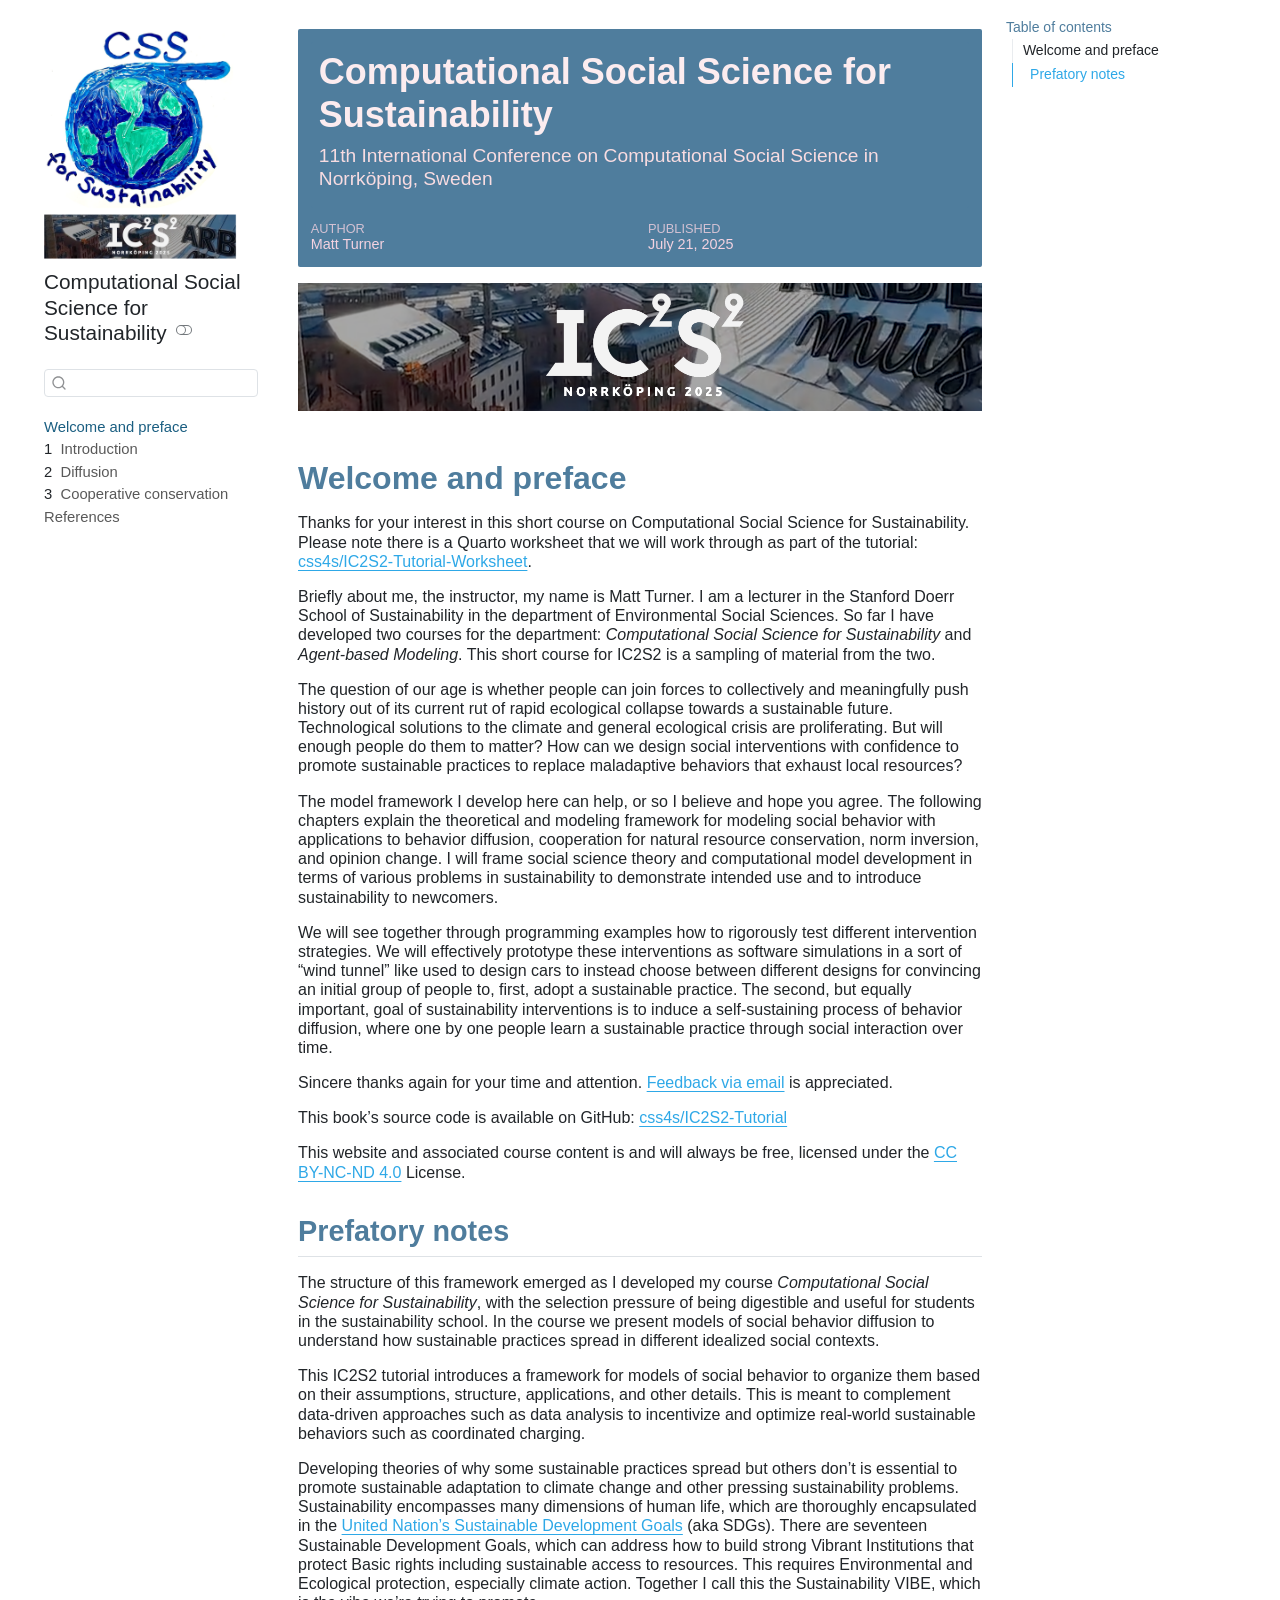
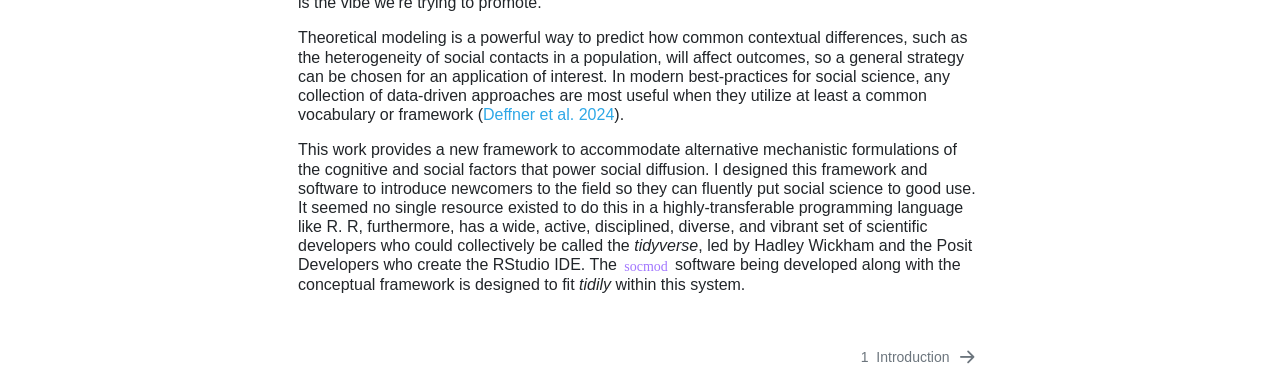
<file: index.html>
<!DOCTYPE html>
<html xmlns="http://www.w3.org/1999/xhtml" lang="en" xml:lang="en"><head>

<meta charset="utf-8">
<meta name="generator" content="quarto-1.7.27">

<meta name="viewport" content="width=device-width, initial-scale=1.0, user-scalable=yes">

<meta name="author" content="Matt Turner">
<meta name="dcterms.date" content="2025-07-21">

<title>Computational Social Science for Sustainability</title>
<style>
code{white-space: pre-wrap;}
span.smallcaps{font-variant: small-caps;}
div.columns{display: flex; gap: min(4vw, 1.5em);}
div.column{flex: auto; overflow-x: auto;}
div.hanging-indent{margin-left: 1.5em; text-indent: -1.5em;}
ul.task-list{list-style: none;}
ul.task-list li input[type="checkbox"] {
  width: 0.8em;
  margin: 0 0.8em 0.2em -1em; /* quarto-specific, see https://github.com/quarto-dev/quarto-cli/issues/4556 */ 
  vertical-align: middle;
}
/* CSS for citations */
div.csl-bib-body { }
div.csl-entry {
  clear: both;
  margin-bottom: 0em;
}
.hanging-indent div.csl-entry {
  margin-left:2em;
  text-indent:-2em;
}
div.csl-left-margin {
  min-width:2em;
  float:left;
}
div.csl-right-inline {
  margin-left:2em;
  padding-left:1em;
}
div.csl-indent {
  margin-left: 2em;
}</style>


<script src="site_libs/quarto-nav/quarto-nav.js"></script>
<script src="site_libs/quarto-nav/headroom.min.js"></script>
<script src="site_libs/clipboard/clipboard.min.js"></script>
<script src="site_libs/quarto-search/autocomplete.umd.js"></script>
<script src="site_libs/quarto-search/fuse.min.js"></script>
<script src="site_libs/quarto-search/quarto-search.js"></script>
<meta name="quarto:offset" content="./">
<link href="./intro.html" rel="next">
<script src="site_libs/quarto-html/quarto.js" type="module"></script>
<script src="site_libs/quarto-html/tabsets/tabsets.js" type="module"></script>
<script src="site_libs/quarto-html/popper.min.js"></script>
<script src="site_libs/quarto-html/tippy.umd.min.js"></script>
<script src="site_libs/quarto-html/anchor.min.js"></script>
<link href="site_libs/quarto-html/tippy.css" rel="stylesheet">
<link href="site_libs/quarto-html/quarto-syntax-highlighting-461959a8d42c1557bf4d45ac26041a3a.css" rel="stylesheet" class="quarto-color-scheme" id="quarto-text-highlighting-styles">
<link href="site_libs/quarto-html/quarto-syntax-highlighting-dark-b2ac4f073dc9ae3e7c4033d9166d02d9.css" rel="stylesheet" class="quarto-color-scheme quarto-color-alternate" id="quarto-text-highlighting-styles">
<link href="site_libs/quarto-html/quarto-syntax-highlighting-461959a8d42c1557bf4d45ac26041a3a.css" rel="stylesheet" class="quarto-color-scheme-extra" id="quarto-text-highlighting-styles">
<script src="site_libs/bootstrap/bootstrap.min.js"></script>
<link href="site_libs/bootstrap/bootstrap-icons.css" rel="stylesheet">
<link href="site_libs/bootstrap/bootstrap-3e77b230ce543805660c2f380925b0fe.min.css" rel="stylesheet" append-hash="true" class="quarto-color-scheme" id="quarto-bootstrap" data-mode="light">
<link href="site_libs/bootstrap/bootstrap-dark-8c6691cb4d7a5429a410e69681080e83.min.css" rel="stylesheet" append-hash="true" class="quarto-color-scheme quarto-color-alternate" id="quarto-bootstrap" data-mode="dark">
<link href="site_libs/bootstrap/bootstrap-3e77b230ce543805660c2f380925b0fe.min.css" rel="stylesheet" append-hash="true" class="quarto-color-scheme-extra" id="quarto-bootstrap" data-mode="light">
<script id="quarto-search-options" type="application/json">{
  "location": "sidebar",
  "copy-button": false,
  "collapse-after": 3,
  "panel-placement": "start",
  "type": "textbox",
  "limit": 50,
  "keyboard-shortcut": [
    "f",
    "/",
    "s"
  ],
  "show-item-context": false,
  "language": {
    "search-no-results-text": "No results",
    "search-matching-documents-text": "matching documents",
    "search-copy-link-title": "Copy link to search",
    "search-hide-matches-text": "Hide additional matches",
    "search-more-match-text": "more match in this document",
    "search-more-matches-text": "more matches in this document",
    "search-clear-button-title": "Clear",
    "search-text-placeholder": "",
    "search-detached-cancel-button-title": "Cancel",
    "search-submit-button-title": "Submit",
    "search-label": "Search"
  }
}</script>
<!-- header.html -->
<link rel="stylesheet" href="https://fonts.googleapis.com/css2?family=Inter:wght@200;300;400;500;600;700&amp;family=Source+Code+Pro:wght@400;500;600;700&amp;display=swap">



</head>

<body class="nav-sidebar floating quarto-light"><script id="quarto-html-before-body" type="application/javascript">
    const toggleBodyColorMode = (bsSheetEl) => {
      const mode = bsSheetEl.getAttribute("data-mode");
      const bodyEl = window.document.querySelector("body");
      if (mode === "dark") {
        bodyEl.classList.add("quarto-dark");
        bodyEl.classList.remove("quarto-light");
      } else {
        bodyEl.classList.add("quarto-light");
        bodyEl.classList.remove("quarto-dark");
      }
    }
    const toggleBodyColorPrimary = () => {
      const bsSheetEl = window.document.querySelector("link#quarto-bootstrap:not([rel=disabled-stylesheet])");
      if (bsSheetEl) {
        toggleBodyColorMode(bsSheetEl);
      }
    }
    window.setColorSchemeToggle = (alternate) => {
      const toggles = window.document.querySelectorAll('.quarto-color-scheme-toggle');
      for (let i=0; i < toggles.length; i++) {
        const toggle = toggles[i];
        if (toggle) {
          if (alternate) {
            toggle.classList.add("alternate");
          } else {
            toggle.classList.remove("alternate");
          }
        }
      }
    };
    const toggleColorMode = (alternate) => {
      // Switch the stylesheets
      const primaryStylesheets = window.document.querySelectorAll('link.quarto-color-scheme:not(.quarto-color-alternate)');
      const alternateStylesheets = window.document.querySelectorAll('link.quarto-color-scheme.quarto-color-alternate');
      manageTransitions('#quarto-margin-sidebar .nav-link', false);
      if (alternate) {
        // note: dark is layered on light, we don't disable primary!
        enableStylesheet(alternateStylesheets);
        for (const sheetNode of alternateStylesheets) {
          if (sheetNode.id === "quarto-bootstrap") {
            toggleBodyColorMode(sheetNode);
          }
        }
      } else {
        disableStylesheet(alternateStylesheets);
        enableStylesheet(primaryStylesheets)
        toggleBodyColorPrimary();
      }
      manageTransitions('#quarto-margin-sidebar .nav-link', true);
      // Switch the toggles
      window.setColorSchemeToggle(alternate)
      // Hack to workaround the fact that safari doesn't
      // properly recolor the scrollbar when toggling (#1455)
      if (navigator.userAgent.indexOf('Safari') > 0 && navigator.userAgent.indexOf('Chrome') == -1) {
        manageTransitions("body", false);
        window.scrollTo(0, 1);
        setTimeout(() => {
          window.scrollTo(0, 0);
          manageTransitions("body", true);
        }, 40);
      }
    }
    const disableStylesheet = (stylesheets) => {
      for (let i=0; i < stylesheets.length; i++) {
        const stylesheet = stylesheets[i];
        stylesheet.rel = 'disabled-stylesheet';
      }
    }
    const enableStylesheet = (stylesheets) => {
      for (let i=0; i < stylesheets.length; i++) {
        const stylesheet = stylesheets[i];
        if(stylesheet.rel !== 'stylesheet') { // for Chrome, which will still FOUC without this check
          stylesheet.rel = 'stylesheet';
        }
      }
    }
    const manageTransitions = (selector, allowTransitions) => {
      const els = window.document.querySelectorAll(selector);
      for (let i=0; i < els.length; i++) {
        const el = els[i];
        if (allowTransitions) {
          el.classList.remove('notransition');
        } else {
          el.classList.add('notransition');
        }
      }
    }
    const isFileUrl = () => {
      return window.location.protocol === 'file:';
    }
    window.hasAlternateSentinel = () => {
      let styleSentinel = getColorSchemeSentinel();
      if (styleSentinel !== null) {
        return styleSentinel === "alternate";
      } else {
        return false;
      }
    }
    const setStyleSentinel = (alternate) => {
      const value = alternate ? "alternate" : "default";
      if (!isFileUrl()) {
        window.localStorage.setItem("quarto-color-scheme", value);
      } else {
        localAlternateSentinel = value;
      }
    }
    const getColorSchemeSentinel = () => {
      if (!isFileUrl()) {
        const storageValue = window.localStorage.getItem("quarto-color-scheme");
        return storageValue != null ? storageValue : localAlternateSentinel;
      } else {
        return localAlternateSentinel;
      }
    }
    const toggleGiscusIfUsed = (isAlternate, darkModeDefault) => {
      const baseTheme = document.querySelector('#giscus-base-theme')?.value ?? 'light';
      const alternateTheme = document.querySelector('#giscus-alt-theme')?.value ?? 'dark';
      let newTheme = '';
      if(darkModeDefault) {
        newTheme = isAlternate ? baseTheme : alternateTheme;
      } else {
        newTheme = isAlternate ? alternateTheme : baseTheme;
      }
      const changeGiscusTheme = () => {
        // From: https://github.com/giscus/giscus/issues/336
        const sendMessage = (message) => {
          const iframe = document.querySelector('iframe.giscus-frame');
          if (!iframe) return;
          iframe.contentWindow.postMessage({ giscus: message }, 'https://giscus.app');
        }
        sendMessage({
          setConfig: {
            theme: newTheme
          }
        });
      }
      const isGiscussLoaded = window.document.querySelector('iframe.giscus-frame') !== null;
      if (isGiscussLoaded) {
        changeGiscusTheme();
      }
    };
    const darkModeDefault = false;
      document.querySelector('link#quarto-text-highlighting-styles.quarto-color-scheme-extra').rel = 'disabled-stylesheet';
      document.querySelector('link#quarto-bootstrap.quarto-color-scheme-extra').rel = 'disabled-stylesheet';
    let localAlternateSentinel = darkModeDefault ? 'alternate' : 'default';
    // Dark / light mode switch
    window.quartoToggleColorScheme = () => {
      // Read the current dark / light value
      let toAlternate = !window.hasAlternateSentinel();
      toggleColorMode(toAlternate);
      setStyleSentinel(toAlternate);
      toggleGiscusIfUsed(toAlternate, darkModeDefault);
    };
    // Switch to dark mode if need be
    if (window.hasAlternateSentinel()) {
      toggleColorMode(true);
    } else {
      toggleColorMode(false);
    }
  </script>

<div id="quarto-search-results"></div>
  <header id="quarto-header" class="headroom fixed-top">
  <nav class="quarto-secondary-nav">
    <div class="container-fluid d-flex">
      <button type="button" class="quarto-btn-toggle btn" data-bs-toggle="collapse" role="button" data-bs-target=".quarto-sidebar-collapse-item" aria-controls="quarto-sidebar" aria-expanded="false" aria-label="Toggle sidebar navigation" onclick="if (window.quartoToggleHeadroom) { window.quartoToggleHeadroom(); }">
        <i class="bi bi-layout-text-sidebar-reverse"></i>
      </button>
        <nav class="quarto-page-breadcrumbs" aria-label="breadcrumb"><ol class="breadcrumb"><li class="breadcrumb-item"><a href="./index.html">Welcome and preface</a></li></ol></nav>
        <a class="flex-grow-1" role="navigation" data-bs-toggle="collapse" data-bs-target=".quarto-sidebar-collapse-item" aria-controls="quarto-sidebar" aria-expanded="false" aria-label="Toggle sidebar navigation" onclick="if (window.quartoToggleHeadroom) { window.quartoToggleHeadroom(); }">      
        </a>
      <button type="button" class="btn quarto-search-button" aria-label="Search" onclick="window.quartoOpenSearch();">
        <i class="bi bi-search"></i>
      </button>
    </div>
  </nav>
</header>
<!-- content -->
<div id="quarto-content" class="quarto-container page-columns page-rows-contents page-layout-article">
<!-- sidebar -->
  <nav id="quarto-sidebar" class="sidebar collapse collapse-horizontal quarto-sidebar-collapse-item sidebar-navigation floating overflow-auto">
    <div class="pt-lg-2 mt-2 text-left sidebar-header sidebar-header-stacked">
      <a href="./index.html" class="sidebar-logo-link">
      <img src="./css4s-logo-2.png" alt="" class="sidebar-logo py-0 d-lg-inline d-none">
      </a>
    <div class="sidebar-title mb-0 py-0">
      <a href="./">Computational Social Science for Sustainability</a> 
        <div class="sidebar-tools-main">
  <a href="" class="quarto-color-scheme-toggle quarto-navigation-tool  px-1" onclick="window.quartoToggleColorScheme(); return false;" title="Toggle dark mode"><i class="bi"></i></a>
</div>
    </div>
      </div>
        <div class="mt-2 flex-shrink-0 align-items-center">
        <div class="sidebar-search">
        <div id="quarto-search" class="" title="Search"></div>
        </div>
        </div>
    <div class="sidebar-menu-container"> 
    <ul class="list-unstyled mt-1">
        <li class="sidebar-item">
  <div class="sidebar-item-container"> 
  <a href="./index.html" class="sidebar-item-text sidebar-link active">
 <span class="menu-text">Welcome and preface</span></a>
  </div>
</li>
        <li class="sidebar-item">
  <div class="sidebar-item-container"> 
  <a href="./intro.html" class="sidebar-item-text sidebar-link">
 <span class="menu-text"><span class="chapter-number">1</span>&nbsp; <span class="chapter-title">Introduction</span></span></a>
  </div>
</li>
        <li class="sidebar-item">
  <div class="sidebar-item-container"> 
  <a href="./diffusion.html" class="sidebar-item-text sidebar-link">
 <span class="menu-text"><span class="chapter-number">2</span>&nbsp; <span class="chapter-title">Diffusion</span></span></a>
  </div>
</li>
        <li class="sidebar-item">
  <div class="sidebar-item-container"> 
  <a href="./cooperation.html" class="sidebar-item-text sidebar-link">
 <span class="menu-text"><span class="chapter-number">3</span>&nbsp; <span class="chapter-title">Cooperative conservation</span></span></a>
  </div>
</li>
        <li class="sidebar-item">
  <div class="sidebar-item-container"> 
  <a href="./references.html" class="sidebar-item-text sidebar-link">
 <span class="menu-text">References</span></a>
  </div>
</li>
    </ul>
    </div>
</nav>
<div id="quarto-sidebar-glass" class="quarto-sidebar-collapse-item" data-bs-toggle="collapse" data-bs-target=".quarto-sidebar-collapse-item"></div>
<!-- margin-sidebar -->
    <div id="quarto-margin-sidebar" class="sidebar margin-sidebar">
        <nav id="TOC" role="doc-toc" class="toc-active">
    <h2 id="toc-title">Table of contents</h2>
   
  <ul>
  <li><a href="#welcome-and-preface" id="toc-welcome-and-preface" class="nav-link active" data-scroll-target="#welcome-and-preface">Welcome and preface</a>
  <ul class="collapse">
  <li><a href="#prefatory-notes" id="toc-prefatory-notes" class="nav-link" data-scroll-target="#prefatory-notes">Prefatory notes</a></li>
  </ul></li>
  </ul>
</nav>
    </div>
<!-- main -->
<main class="content" id="quarto-document-content">


<header id="title-block-header" class="quarto-title-block default">
<div class="quarto-title">
<h1 class="title">Computational Social Science for Sustainability</h1>
<p class="subtitle lead">11th International Conference on Computational Social Science in Norrköping, Sweden</p>
</div>



<div class="quarto-title-meta">

    <div>
    <div class="quarto-title-meta-heading">Author</div>
    <div class="quarto-title-meta-contents">
             <p>Matt Turner </p>
          </div>
  </div>
    
    <div>
    <div class="quarto-title-meta-heading">Published</div>
    <div class="quarto-title-meta-contents">
      <p class="date">July 21, 2025</p>
    </div>
  </div>
  
    
  </div>
  


</header>


<div class="quarto-figure quarto-figure-center">
<figure class="figure">
<p><img src="IC2S2-Logo-2.png" class="img-fluid quarto-figure quarto-figure-center figure-img" style="width:100.0%"></p>
</figure>
</div>
<section id="welcome-and-preface" class="level1 unnumbered">
<h1 class="unnumbered">Welcome and preface</h1>
<p>Thanks for your interest in this short course on Computational Social Science for Sustainability. Please note there is a Quarto worksheet that we will work through as part of the tutorial: <a href="https://github.com/CSS4S/IC2S2-Tutorial-Worksheet">css4s/IC2S2-Tutorial-Worksheet</a>.</p>
<p>Briefly about me, the instructor, my name is Matt Turner. I am a lecturer in the Stanford Doerr School of Sustainability in the department of Environmental Social Sciences. So far I have developed two courses for the department: <em>Computational Social Science for Sustainability</em> and <em>Agent-based Modeling</em>. This short course for IC2S2 is a sampling of material from the two.</p>
<p>The question of our age is whether people can join forces to collectively and meaningfully push history out of its current rut of rapid ecological collapse towards a sustainable future. Technological solutions to the climate and general ecological crisis are proliferating. But will enough people do them to matter? How can we design social interventions with confidence to promote sustainable practices to replace maladaptive behaviors that exhaust local resources?</p>
<p>The model framework I develop here can help, or so I believe and hope you agree. The following chapters explain the theoretical and modeling framework for modeling social behavior with applications to behavior diffusion, cooperation for natural resource conservation, norm inversion, and opinion change. I will frame social science theory and computational model development in terms of various problems in sustainability to demonstrate intended use and to introduce sustainability to newcomers.</p>
<p>We will see together through programming examples how to rigorously test different intervention strategies. We will effectively prototype these interventions as software simulations in a sort of “wind tunnel” like used to design cars to instead choose between different designs for convincing an initial group of people to, first, adopt a sustainable practice. The second, but equally important, goal of sustainability interventions is to induce a self-sustaining process of behavior diffusion, where one by one people learn a sustainable practice through social interaction over time.</p>
<p>Sincere thanks again for your time and attention. <a href="mailto:maturner@stanford.edu">Feedback via email</a> is appreciated.</p>
<p>This book’s source code is available on GitHub: <a href="">css4s/IC2S2-Tutorial</a></p>
<p>This website and associated course content is and will always be free, licensed under the <a href="https://creativecommons.org/licenses/by-nc-nd/4.0/">CC BY-NC-ND 4.0</a> License.</p>
<section id="prefatory-notes" class="level2">
<h2 class="anchored" data-anchor-id="prefatory-notes">Prefatory notes</h2>
<p>The structure of this framework emerged as I developed my course <em>Computational Social Science for Sustainability</em>, with the selection pressure of being digestible and useful for students in the sustainability school. In the course we present models of social behavior diffusion to understand how sustainable practices spread in different idealized social contexts.</p>
<p>This IC2S2 tutorial introduces a framework for models of social behavior to organize them based on their assumptions, structure, applications, and other details. This is meant to complement data-driven approaches such as data analysis to incentivize and optimize real-world sustainable behaviors such as coordinated charging.</p>
<p>Developing theories of why some sustainable practices spread but others don’t is essential to promote sustainable adaptation to climate change and other pressing sustainability problems. Sustainability encompasses many dimensions of human life, which are thoroughly encapsulated in the <a href="https://sdgs.un.org/goals">United Nation’s Sustainable Development Goals</a> (aka SDGs). There are seventeen Sustainable Development Goals, which can address how to build strong Vibrant Institutions that protect Basic rights including sustainable access to resources. This requires Environmental and Ecological protection, especially climate action. Together I call this the Sustainability VIBE, which is the vibe we’re trying to promote.</p>
<p>Theoretical modeling is a powerful way to predict how common contextual differences, such as the heterogeneity of social contacts in a population, will affect outcomes, so a general strategy can be chosen for an application of interest. In modern best-practices for social science, any collection of data-driven approaches are most useful when they utilize at least a common vocabulary or framework <span class="citation" data-cites="Deffner2024">(<a href="references.html#ref-Deffner2024" role="doc-biblioref">Deffner et al. 2024</a>)</span>.</p>
<p>This work provides a new framework to accommodate alternative mechanistic formulations of the cognitive and social factors that power social diffusion. I designed this framework and software to introduce newcomers to the field so they can fluently put social science to good use. It seemed no single resource existed to do this in a highly-transferable programming language like R. R, furthermore, has a wide, active, disciplined, diverse, and vibrant set of scientific developers who could collectively be called the <em>tidyverse</em>, led by Hadley Wickham and the Posit Developers who create the RStudio IDE. The <code>socmod</code> software being developed along with the conceptual framework is designed to fit <em>tidily</em> within this system.</p>


<div id="refs" class="references csl-bib-body hanging-indent" data-entry-spacing="0" role="list" style="display: none">
<div id="ref-Deffner2024" class="csl-entry" role="listitem">
Deffner, Dominik, Natalia Fedorova, Jeffrey Andrews, and Richard McElreath. 2024. <span>“<span class="nocase">Bridging theory and data: A computational workflow for cultural evolution</span>.”</span> <em>Proceedings of the National Academy of Sciences of the United States of America</em> 121 (48): 1–11. <a href="https://doi.org/10.1073/pnas.2322887121">https://doi.org/10.1073/pnas.2322887121</a>.
</div>
</div>
</section>
</section>

</main> <!-- /main -->
<script id="quarto-html-after-body" type="application/javascript">
  window.document.addEventListener("DOMContentLoaded", function (event) {
    // Ensure there is a toggle, if there isn't float one in the top right
    if (window.document.querySelector('.quarto-color-scheme-toggle') === null) {
      const a = window.document.createElement('a');
      a.classList.add('top-right');
      a.classList.add('quarto-color-scheme-toggle');
      a.href = "";
      a.onclick = function() { try { window.quartoToggleColorScheme(); } catch {} return false; };
      const i = window.document.createElement("i");
      i.classList.add('bi');
      a.appendChild(i);
      window.document.body.appendChild(a);
    }
    window.setColorSchemeToggle(window.hasAlternateSentinel())
    const icon = "";
    const anchorJS = new window.AnchorJS();
    anchorJS.options = {
      placement: 'right',
      icon: icon
    };
    anchorJS.add('.anchored');
    const isCodeAnnotation = (el) => {
      for (const clz of el.classList) {
        if (clz.startsWith('code-annotation-')) {                     
          return true;
        }
      }
      return false;
    }
    const onCopySuccess = function(e) {
      // button target
      const button = e.trigger;
      // don't keep focus
      button.blur();
      // flash "checked"
      button.classList.add('code-copy-button-checked');
      var currentTitle = button.getAttribute("title");
      button.setAttribute("title", "Copied!");
      let tooltip;
      if (window.bootstrap) {
        button.setAttribute("data-bs-toggle", "tooltip");
        button.setAttribute("data-bs-placement", "left");
        button.setAttribute("data-bs-title", "Copied!");
        tooltip = new bootstrap.Tooltip(button, 
          { trigger: "manual", 
            customClass: "code-copy-button-tooltip",
            offset: [0, -8]});
        tooltip.show();    
      }
      setTimeout(function() {
        if (tooltip) {
          tooltip.hide();
          button.removeAttribute("data-bs-title");
          button.removeAttribute("data-bs-toggle");
          button.removeAttribute("data-bs-placement");
        }
        button.setAttribute("title", currentTitle);
        button.classList.remove('code-copy-button-checked');
      }, 1000);
      // clear code selection
      e.clearSelection();
    }
    const getTextToCopy = function(trigger) {
        const codeEl = trigger.previousElementSibling.cloneNode(true);
        for (const childEl of codeEl.children) {
          if (isCodeAnnotation(childEl)) {
            childEl.remove();
          }
        }
        return codeEl.innerText;
    }
    const clipboard = new window.ClipboardJS('.code-copy-button:not([data-in-quarto-modal])', {
      text: getTextToCopy
    });
    clipboard.on('success', onCopySuccess);
    if (window.document.getElementById('quarto-embedded-source-code-modal')) {
      const clipboardModal = new window.ClipboardJS('.code-copy-button[data-in-quarto-modal]', {
        text: getTextToCopy,
        container: window.document.getElementById('quarto-embedded-source-code-modal')
      });
      clipboardModal.on('success', onCopySuccess);
    }
      var localhostRegex = new RegExp(/^(?:http|https):\/\/localhost\:?[0-9]*\//);
      var mailtoRegex = new RegExp(/^mailto:/);
        var filterRegex = new RegExp('/' + window.location.host + '/');
      var isInternal = (href) => {
          return filterRegex.test(href) || localhostRegex.test(href) || mailtoRegex.test(href);
      }
      // Inspect non-navigation links and adorn them if external
     var links = window.document.querySelectorAll('a[href]:not(.nav-link):not(.navbar-brand):not(.toc-action):not(.sidebar-link):not(.sidebar-item-toggle):not(.pagination-link):not(.no-external):not([aria-hidden]):not(.dropdown-item):not(.quarto-navigation-tool):not(.about-link)');
      for (var i=0; i<links.length; i++) {
        const link = links[i];
        if (!isInternal(link.href)) {
          // undo the damage that might have been done by quarto-nav.js in the case of
          // links that we want to consider external
          if (link.dataset.originalHref !== undefined) {
            link.href = link.dataset.originalHref;
          }
        }
      }
    function tippyHover(el, contentFn, onTriggerFn, onUntriggerFn) {
      const config = {
        allowHTML: true,
        maxWidth: 500,
        delay: 100,
        arrow: false,
        appendTo: function(el) {
            return el.parentElement;
        },
        interactive: true,
        interactiveBorder: 10,
        theme: 'quarto',
        placement: 'bottom-start',
      };
      if (contentFn) {
        config.content = contentFn;
      }
      if (onTriggerFn) {
        config.onTrigger = onTriggerFn;
      }
      if (onUntriggerFn) {
        config.onUntrigger = onUntriggerFn;
      }
      window.tippy(el, config); 
    }
    const noterefs = window.document.querySelectorAll('a[role="doc-noteref"]');
    for (var i=0; i<noterefs.length; i++) {
      const ref = noterefs[i];
      tippyHover(ref, function() {
        // use id or data attribute instead here
        let href = ref.getAttribute('data-footnote-href') || ref.getAttribute('href');
        try { href = new URL(href).hash; } catch {}
        const id = href.replace(/^#\/?/, "");
        const note = window.document.getElementById(id);
        if (note) {
          return note.innerHTML;
        } else {
          return "";
        }
      });
    }
    const xrefs = window.document.querySelectorAll('a.quarto-xref');
    const processXRef = (id, note) => {
      // Strip column container classes
      const stripColumnClz = (el) => {
        el.classList.remove("page-full", "page-columns");
        if (el.children) {
          for (const child of el.children) {
            stripColumnClz(child);
          }
        }
      }
      stripColumnClz(note)
      if (id === null || id.startsWith('sec-')) {
        // Special case sections, only their first couple elements
        const container = document.createElement("div");
        if (note.children && note.children.length > 2) {
          container.appendChild(note.children[0].cloneNode(true));
          for (let i = 1; i < note.children.length; i++) {
            const child = note.children[i];
            if (child.tagName === "P" && child.innerText === "") {
              continue;
            } else {
              container.appendChild(child.cloneNode(true));
              break;
            }
          }
          if (window.Quarto?.typesetMath) {
            window.Quarto.typesetMath(container);
          }
          return container.innerHTML
        } else {
          if (window.Quarto?.typesetMath) {
            window.Quarto.typesetMath(note);
          }
          return note.innerHTML;
        }
      } else {
        // Remove any anchor links if they are present
        const anchorLink = note.querySelector('a.anchorjs-link');
        if (anchorLink) {
          anchorLink.remove();
        }
        if (window.Quarto?.typesetMath) {
          window.Quarto.typesetMath(note);
        }
        if (note.classList.contains("callout")) {
          return note.outerHTML;
        } else {
          return note.innerHTML;
        }
      }
    }
    for (var i=0; i<xrefs.length; i++) {
      const xref = xrefs[i];
      tippyHover(xref, undefined, function(instance) {
        instance.disable();
        let url = xref.getAttribute('href');
        let hash = undefined; 
        if (url.startsWith('#')) {
          hash = url;
        } else {
          try { hash = new URL(url).hash; } catch {}
        }
        if (hash) {
          const id = hash.replace(/^#\/?/, "");
          const note = window.document.getElementById(id);
          if (note !== null) {
            try {
              const html = processXRef(id, note.cloneNode(true));
              instance.setContent(html);
            } finally {
              instance.enable();
              instance.show();
            }
          } else {
            // See if we can fetch this
            fetch(url.split('#')[0])
            .then(res => res.text())
            .then(html => {
              const parser = new DOMParser();
              const htmlDoc = parser.parseFromString(html, "text/html");
              const note = htmlDoc.getElementById(id);
              if (note !== null) {
                const html = processXRef(id, note);
                instance.setContent(html);
              } 
            }).finally(() => {
              instance.enable();
              instance.show();
            });
          }
        } else {
          // See if we can fetch a full url (with no hash to target)
          // This is a special case and we should probably do some content thinning / targeting
          fetch(url)
          .then(res => res.text())
          .then(html => {
            const parser = new DOMParser();
            const htmlDoc = parser.parseFromString(html, "text/html");
            const note = htmlDoc.querySelector('main.content');
            if (note !== null) {
              // This should only happen for chapter cross references
              // (since there is no id in the URL)
              // remove the first header
              if (note.children.length > 0 && note.children[0].tagName === "HEADER") {
                note.children[0].remove();
              }
              const html = processXRef(null, note);
              instance.setContent(html);
            } 
          }).finally(() => {
            instance.enable();
            instance.show();
          });
        }
      }, function(instance) {
      });
    }
        let selectedAnnoteEl;
        const selectorForAnnotation = ( cell, annotation) => {
          let cellAttr = 'data-code-cell="' + cell + '"';
          let lineAttr = 'data-code-annotation="' +  annotation + '"';
          const selector = 'span[' + cellAttr + '][' + lineAttr + ']';
          return selector;
        }
        const selectCodeLines = (annoteEl) => {
          const doc = window.document;
          const targetCell = annoteEl.getAttribute("data-target-cell");
          const targetAnnotation = annoteEl.getAttribute("data-target-annotation");
          const annoteSpan = window.document.querySelector(selectorForAnnotation(targetCell, targetAnnotation));
          const lines = annoteSpan.getAttribute("data-code-lines").split(",");
          const lineIds = lines.map((line) => {
            return targetCell + "-" + line;
          })
          let top = null;
          let height = null;
          let parent = null;
          if (lineIds.length > 0) {
              //compute the position of the single el (top and bottom and make a div)
              const el = window.document.getElementById(lineIds[0]);
              top = el.offsetTop;
              height = el.offsetHeight;
              parent = el.parentElement.parentElement;
            if (lineIds.length > 1) {
              const lastEl = window.document.getElementById(lineIds[lineIds.length - 1]);
              const bottom = lastEl.offsetTop + lastEl.offsetHeight;
              height = bottom - top;
            }
            if (top !== null && height !== null && parent !== null) {
              // cook up a div (if necessary) and position it 
              let div = window.document.getElementById("code-annotation-line-highlight");
              if (div === null) {
                div = window.document.createElement("div");
                div.setAttribute("id", "code-annotation-line-highlight");
                div.style.position = 'absolute';
                parent.appendChild(div);
              }
              div.style.top = top - 2 + "px";
              div.style.height = height + 4 + "px";
              div.style.left = 0;
              let gutterDiv = window.document.getElementById("code-annotation-line-highlight-gutter");
              if (gutterDiv === null) {
                gutterDiv = window.document.createElement("div");
                gutterDiv.setAttribute("id", "code-annotation-line-highlight-gutter");
                gutterDiv.style.position = 'absolute';
                const codeCell = window.document.getElementById(targetCell);
                const gutter = codeCell.querySelector('.code-annotation-gutter');
                gutter.appendChild(gutterDiv);
              }
              gutterDiv.style.top = top - 2 + "px";
              gutterDiv.style.height = height + 4 + "px";
            }
            selectedAnnoteEl = annoteEl;
          }
        };
        const unselectCodeLines = () => {
          const elementsIds = ["code-annotation-line-highlight", "code-annotation-line-highlight-gutter"];
          elementsIds.forEach((elId) => {
            const div = window.document.getElementById(elId);
            if (div) {
              div.remove();
            }
          });
          selectedAnnoteEl = undefined;
        };
          // Handle positioning of the toggle
      window.addEventListener(
        "resize",
        throttle(() => {
          elRect = undefined;
          if (selectedAnnoteEl) {
            selectCodeLines(selectedAnnoteEl);
          }
        }, 10)
      );
      function throttle(fn, ms) {
      let throttle = false;
      let timer;
        return (...args) => {
          if(!throttle) { // first call gets through
              fn.apply(this, args);
              throttle = true;
          } else { // all the others get throttled
              if(timer) clearTimeout(timer); // cancel #2
              timer = setTimeout(() => {
                fn.apply(this, args);
                timer = throttle = false;
              }, ms);
          }
        };
      }
        // Attach click handler to the DT
        const annoteDls = window.document.querySelectorAll('dt[data-target-cell]');
        for (const annoteDlNode of annoteDls) {
          annoteDlNode.addEventListener('click', (event) => {
            const clickedEl = event.target;
            if (clickedEl !== selectedAnnoteEl) {
              unselectCodeLines();
              const activeEl = window.document.querySelector('dt[data-target-cell].code-annotation-active');
              if (activeEl) {
                activeEl.classList.remove('code-annotation-active');
              }
              selectCodeLines(clickedEl);
              clickedEl.classList.add('code-annotation-active');
            } else {
              // Unselect the line
              unselectCodeLines();
              clickedEl.classList.remove('code-annotation-active');
            }
          });
        }
    const findCites = (el) => {
      const parentEl = el.parentElement;
      if (parentEl) {
        const cites = parentEl.dataset.cites;
        if (cites) {
          return {
            el,
            cites: cites.split(' ')
          };
        } else {
          return findCites(el.parentElement)
        }
      } else {
        return undefined;
      }
    };
    var bibliorefs = window.document.querySelectorAll('a[role="doc-biblioref"]');
    for (var i=0; i<bibliorefs.length; i++) {
      const ref = bibliorefs[i];
      const citeInfo = findCites(ref);
      if (citeInfo) {
        tippyHover(citeInfo.el, function() {
          var popup = window.document.createElement('div');
          citeInfo.cites.forEach(function(cite) {
            var citeDiv = window.document.createElement('div');
            citeDiv.classList.add('hanging-indent');
            citeDiv.classList.add('csl-entry');
            var biblioDiv = window.document.getElementById('ref-' + cite);
            if (biblioDiv) {
              citeDiv.innerHTML = biblioDiv.innerHTML;
            }
            popup.appendChild(citeDiv);
          });
          return popup.innerHTML;
        });
      }
    }
  });
  </script>
<nav class="page-navigation">
  <div class="nav-page nav-page-previous">
  </div>
  <div class="nav-page nav-page-next">
      <a href="./intro.html" class="pagination-link" aria-label="Introduction">
        <span class="nav-page-text"><span class="chapter-number">1</span>&nbsp; <span class="chapter-title">Introduction</span></span> <i class="bi bi-arrow-right-short"></i>
      </a>
  </div>
</nav>
</div> <!-- /content -->




</body></html>
</file>
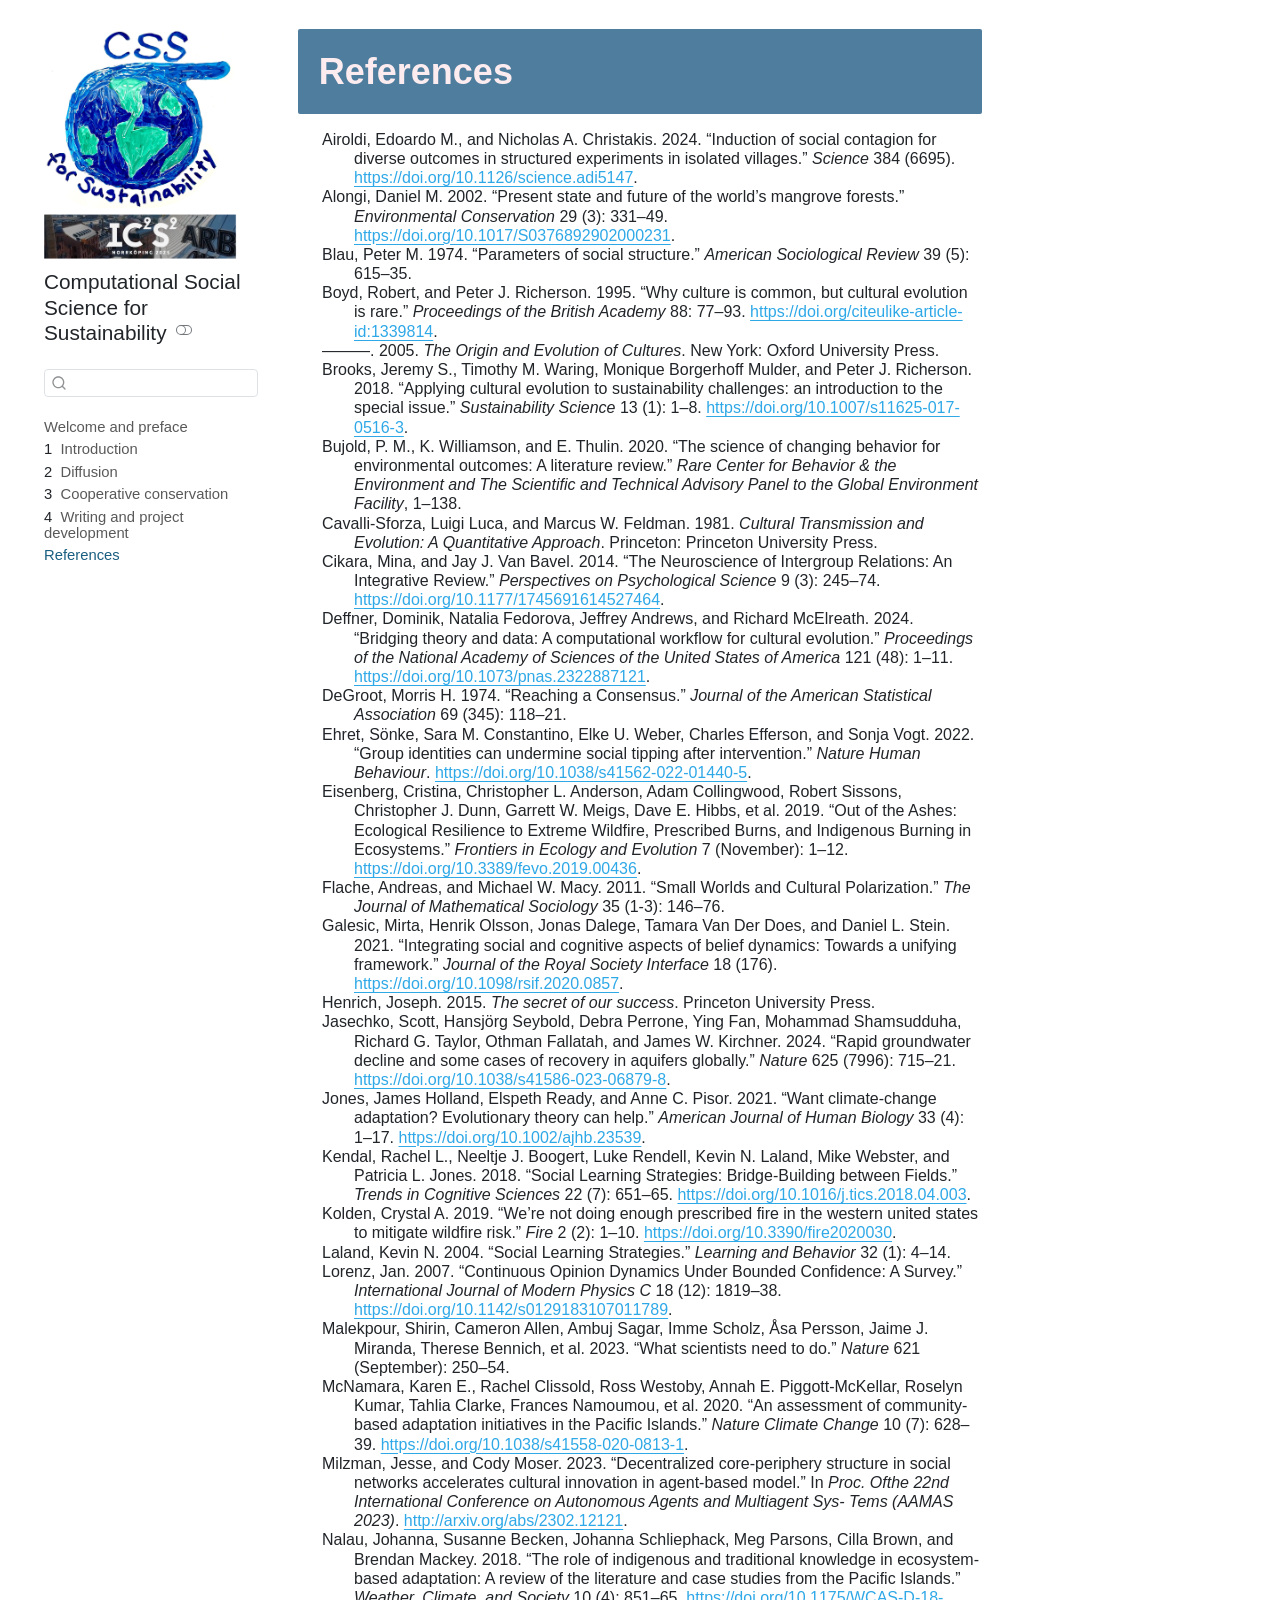
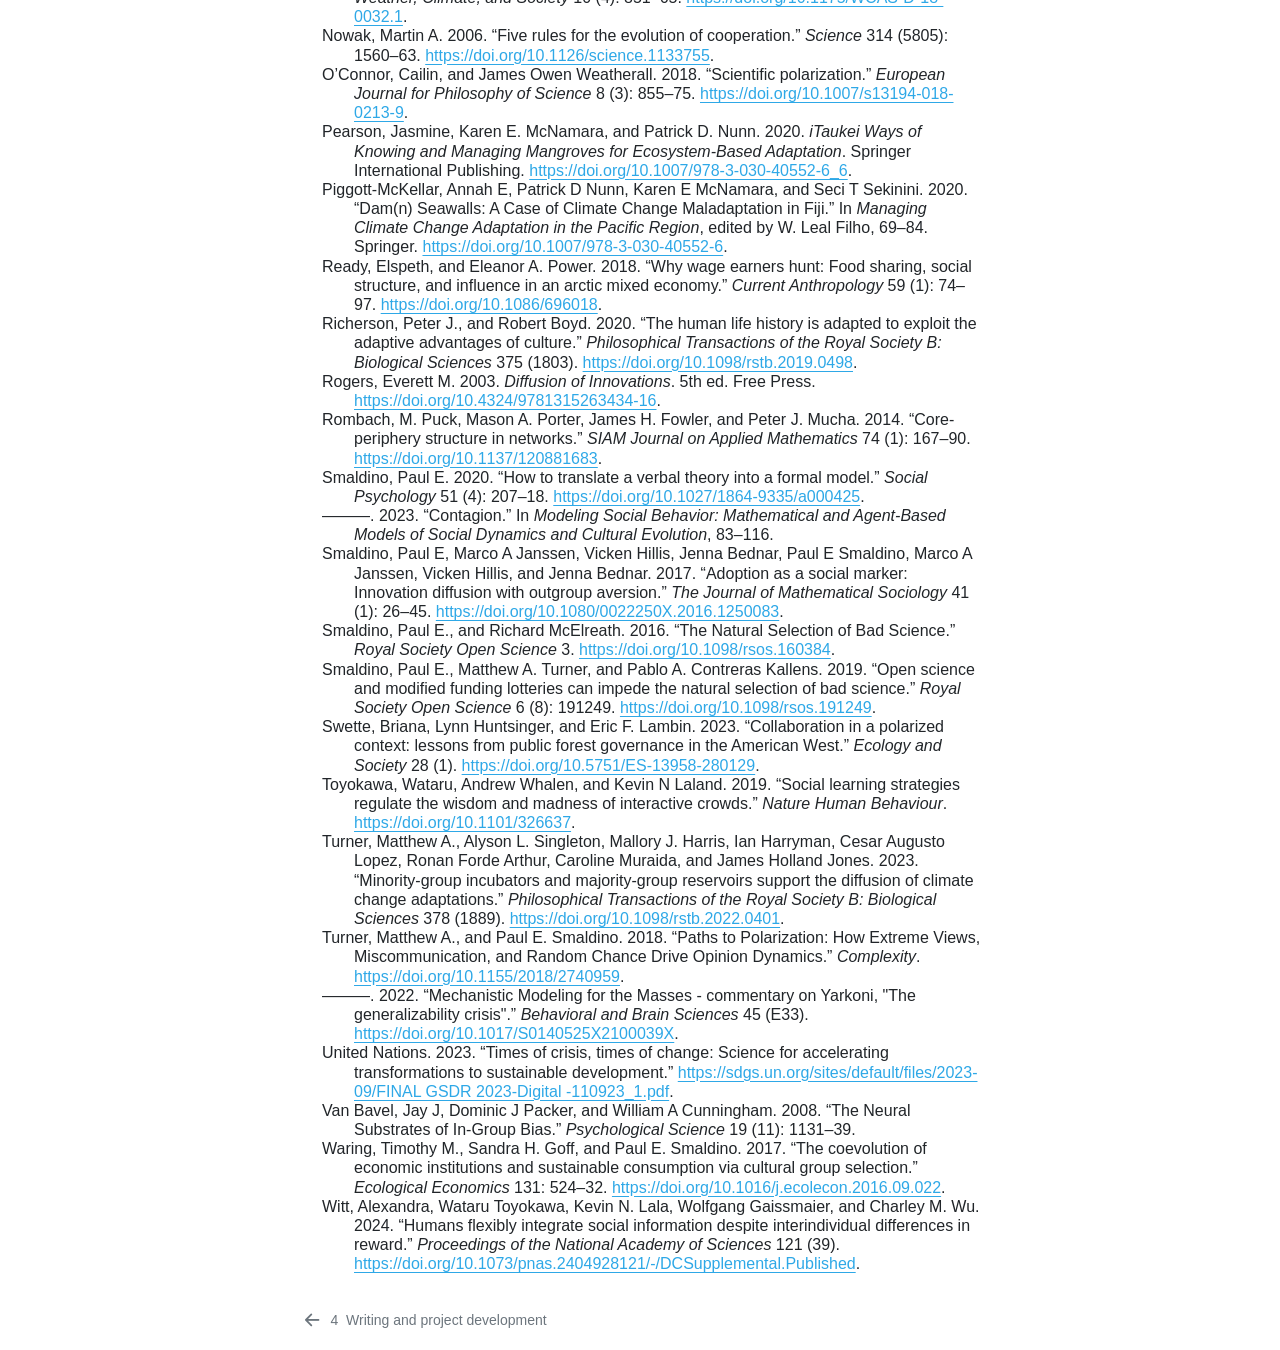
<file: references.html>
<!DOCTYPE html>
<html xmlns="http://www.w3.org/1999/xhtml" lang="en" xml:lang="en"><head>

<meta charset="utf-8">
<meta name="generator" content="quarto-1.7.27">

<meta name="viewport" content="width=device-width, initial-scale=1.0, user-scalable=yes">


<title>References – Computational Social Science for Sustainability</title>
<style>
code{white-space: pre-wrap;}
span.smallcaps{font-variant: small-caps;}
div.columns{display: flex; gap: min(4vw, 1.5em);}
div.column{flex: auto; overflow-x: auto;}
div.hanging-indent{margin-left: 1.5em; text-indent: -1.5em;}
ul.task-list{list-style: none;}
ul.task-list li input[type="checkbox"] {
  width: 0.8em;
  margin: 0 0.8em 0.2em -1em; /* quarto-specific, see https://github.com/quarto-dev/quarto-cli/issues/4556 */ 
  vertical-align: middle;
}
/* CSS for citations */
div.csl-bib-body { }
div.csl-entry {
  clear: both;
}
.hanging-indent div.csl-entry {
  margin-left:2em;
  text-indent:-2em;
}
div.csl-left-margin {
  min-width:2em;
  float:left;
}
div.csl-right-inline {
  margin-left:2em;
  padding-left:1em;
}
div.csl-indent {
  margin-left: 2em;
}</style>


<script src="site_libs/quarto-nav/quarto-nav.js"></script>
<script src="site_libs/quarto-nav/headroom.min.js"></script>
<script src="site_libs/clipboard/clipboard.min.js"></script>
<script src="site_libs/quarto-search/autocomplete.umd.js"></script>
<script src="site_libs/quarto-search/fuse.min.js"></script>
<script src="site_libs/quarto-search/quarto-search.js"></script>
<meta name="quarto:offset" content="./">
<link href="./writing.html" rel="prev">
<script src="site_libs/quarto-html/quarto.js" type="module"></script>
<script src="site_libs/quarto-html/tabsets/tabsets.js" type="module"></script>
<script src="site_libs/quarto-html/popper.min.js"></script>
<script src="site_libs/quarto-html/tippy.umd.min.js"></script>
<script src="site_libs/quarto-html/anchor.min.js"></script>
<link href="site_libs/quarto-html/tippy.css" rel="stylesheet">
<link href="site_libs/quarto-html/quarto-syntax-highlighting-461959a8d42c1557bf4d45ac26041a3a.css" rel="stylesheet" class="quarto-color-scheme" id="quarto-text-highlighting-styles">
<link href="site_libs/quarto-html/quarto-syntax-highlighting-dark-b2ac4f073dc9ae3e7c4033d9166d02d9.css" rel="stylesheet" class="quarto-color-scheme quarto-color-alternate" id="quarto-text-highlighting-styles">
<link href="site_libs/quarto-html/quarto-syntax-highlighting-461959a8d42c1557bf4d45ac26041a3a.css" rel="stylesheet" class="quarto-color-scheme-extra" id="quarto-text-highlighting-styles">
<script src="site_libs/bootstrap/bootstrap.min.js"></script>
<link href="site_libs/bootstrap/bootstrap-icons.css" rel="stylesheet">
<link href="site_libs/bootstrap/bootstrap-3e77b230ce543805660c2f380925b0fe.min.css" rel="stylesheet" append-hash="true" class="quarto-color-scheme" id="quarto-bootstrap" data-mode="light">
<link href="site_libs/bootstrap/bootstrap-dark-8c6691cb4d7a5429a410e69681080e83.min.css" rel="stylesheet" append-hash="true" class="quarto-color-scheme quarto-color-alternate" id="quarto-bootstrap" data-mode="dark">
<link href="site_libs/bootstrap/bootstrap-3e77b230ce543805660c2f380925b0fe.min.css" rel="stylesheet" append-hash="true" class="quarto-color-scheme-extra" id="quarto-bootstrap" data-mode="light">
<script id="quarto-search-options" type="application/json">{
  "location": "sidebar",
  "copy-button": false,
  "collapse-after": 3,
  "panel-placement": "start",
  "type": "textbox",
  "limit": 50,
  "keyboard-shortcut": [
    "f",
    "/",
    "s"
  ],
  "show-item-context": false,
  "language": {
    "search-no-results-text": "No results",
    "search-matching-documents-text": "matching documents",
    "search-copy-link-title": "Copy link to search",
    "search-hide-matches-text": "Hide additional matches",
    "search-more-match-text": "more match in this document",
    "search-more-matches-text": "more matches in this document",
    "search-clear-button-title": "Clear",
    "search-text-placeholder": "",
    "search-detached-cancel-button-title": "Cancel",
    "search-submit-button-title": "Submit",
    "search-label": "Search"
  }
}</script>
<!-- header.html -->
<link rel="stylesheet" href="https://fonts.googleapis.com/css2?family=Inter:wght@200;300;400;500;600;700&amp;family=Source+Code+Pro:wght@400;500;600;700&amp;display=swap">



</head>

<body class="nav-sidebar floating quarto-light"><script id="quarto-html-before-body" type="application/javascript">
    const toggleBodyColorMode = (bsSheetEl) => {
      const mode = bsSheetEl.getAttribute("data-mode");
      const bodyEl = window.document.querySelector("body");
      if (mode === "dark") {
        bodyEl.classList.add("quarto-dark");
        bodyEl.classList.remove("quarto-light");
      } else {
        bodyEl.classList.add("quarto-light");
        bodyEl.classList.remove("quarto-dark");
      }
    }
    const toggleBodyColorPrimary = () => {
      const bsSheetEl = window.document.querySelector("link#quarto-bootstrap:not([rel=disabled-stylesheet])");
      if (bsSheetEl) {
        toggleBodyColorMode(bsSheetEl);
      }
    }
    window.setColorSchemeToggle = (alternate) => {
      const toggles = window.document.querySelectorAll('.quarto-color-scheme-toggle');
      for (let i=0; i < toggles.length; i++) {
        const toggle = toggles[i];
        if (toggle) {
          if (alternate) {
            toggle.classList.add("alternate");
          } else {
            toggle.classList.remove("alternate");
          }
        }
      }
    };
    const toggleColorMode = (alternate) => {
      // Switch the stylesheets
      const primaryStylesheets = window.document.querySelectorAll('link.quarto-color-scheme:not(.quarto-color-alternate)');
      const alternateStylesheets = window.document.querySelectorAll('link.quarto-color-scheme.quarto-color-alternate');
      manageTransitions('#quarto-margin-sidebar .nav-link', false);
      if (alternate) {
        // note: dark is layered on light, we don't disable primary!
        enableStylesheet(alternateStylesheets);
        for (const sheetNode of alternateStylesheets) {
          if (sheetNode.id === "quarto-bootstrap") {
            toggleBodyColorMode(sheetNode);
          }
        }
      } else {
        disableStylesheet(alternateStylesheets);
        enableStylesheet(primaryStylesheets)
        toggleBodyColorPrimary();
      }
      manageTransitions('#quarto-margin-sidebar .nav-link', true);
      // Switch the toggles
      window.setColorSchemeToggle(alternate)
      // Hack to workaround the fact that safari doesn't
      // properly recolor the scrollbar when toggling (#1455)
      if (navigator.userAgent.indexOf('Safari') > 0 && navigator.userAgent.indexOf('Chrome') == -1) {
        manageTransitions("body", false);
        window.scrollTo(0, 1);
        setTimeout(() => {
          window.scrollTo(0, 0);
          manageTransitions("body", true);
        }, 40);
      }
    }
    const disableStylesheet = (stylesheets) => {
      for (let i=0; i < stylesheets.length; i++) {
        const stylesheet = stylesheets[i];
        stylesheet.rel = 'disabled-stylesheet';
      }
    }
    const enableStylesheet = (stylesheets) => {
      for (let i=0; i < stylesheets.length; i++) {
        const stylesheet = stylesheets[i];
        if(stylesheet.rel !== 'stylesheet') { // for Chrome, which will still FOUC without this check
          stylesheet.rel = 'stylesheet';
        }
      }
    }
    const manageTransitions = (selector, allowTransitions) => {
      const els = window.document.querySelectorAll(selector);
      for (let i=0; i < els.length; i++) {
        const el = els[i];
        if (allowTransitions) {
          el.classList.remove('notransition');
        } else {
          el.classList.add('notransition');
        }
      }
    }
    const isFileUrl = () => {
      return window.location.protocol === 'file:';
    }
    window.hasAlternateSentinel = () => {
      let styleSentinel = getColorSchemeSentinel();
      if (styleSentinel !== null) {
        return styleSentinel === "alternate";
      } else {
        return false;
      }
    }
    const setStyleSentinel = (alternate) => {
      const value = alternate ? "alternate" : "default";
      if (!isFileUrl()) {
        window.localStorage.setItem("quarto-color-scheme", value);
      } else {
        localAlternateSentinel = value;
      }
    }
    const getColorSchemeSentinel = () => {
      if (!isFileUrl()) {
        const storageValue = window.localStorage.getItem("quarto-color-scheme");
        return storageValue != null ? storageValue : localAlternateSentinel;
      } else {
        return localAlternateSentinel;
      }
    }
    const toggleGiscusIfUsed = (isAlternate, darkModeDefault) => {
      const baseTheme = document.querySelector('#giscus-base-theme')?.value ?? 'light';
      const alternateTheme = document.querySelector('#giscus-alt-theme')?.value ?? 'dark';
      let newTheme = '';
      if(darkModeDefault) {
        newTheme = isAlternate ? baseTheme : alternateTheme;
      } else {
        newTheme = isAlternate ? alternateTheme : baseTheme;
      }
      const changeGiscusTheme = () => {
        // From: https://github.com/giscus/giscus/issues/336
        const sendMessage = (message) => {
          const iframe = document.querySelector('iframe.giscus-frame');
          if (!iframe) return;
          iframe.contentWindow.postMessage({ giscus: message }, 'https://giscus.app');
        }
        sendMessage({
          setConfig: {
            theme: newTheme
          }
        });
      }
      const isGiscussLoaded = window.document.querySelector('iframe.giscus-frame') !== null;
      if (isGiscussLoaded) {
        changeGiscusTheme();
      }
    };
    const darkModeDefault = false;
      document.querySelector('link#quarto-text-highlighting-styles.quarto-color-scheme-extra').rel = 'disabled-stylesheet';
      document.querySelector('link#quarto-bootstrap.quarto-color-scheme-extra').rel = 'disabled-stylesheet';
    let localAlternateSentinel = darkModeDefault ? 'alternate' : 'default';
    // Dark / light mode switch
    window.quartoToggleColorScheme = () => {
      // Read the current dark / light value
      let toAlternate = !window.hasAlternateSentinel();
      toggleColorMode(toAlternate);
      setStyleSentinel(toAlternate);
      toggleGiscusIfUsed(toAlternate, darkModeDefault);
    };
    // Switch to dark mode if need be
    if (window.hasAlternateSentinel()) {
      toggleColorMode(true);
    } else {
      toggleColorMode(false);
    }
  </script>

<div id="quarto-search-results"></div>
  <header id="quarto-header" class="headroom fixed-top">
  <nav class="quarto-secondary-nav">
    <div class="container-fluid d-flex">
      <button type="button" class="quarto-btn-toggle btn" data-bs-toggle="collapse" role="button" data-bs-target=".quarto-sidebar-collapse-item" aria-controls="quarto-sidebar" aria-expanded="false" aria-label="Toggle sidebar navigation" onclick="if (window.quartoToggleHeadroom) { window.quartoToggleHeadroom(); }">
        <i class="bi bi-layout-text-sidebar-reverse"></i>
      </button>
        <nav class="quarto-page-breadcrumbs" aria-label="breadcrumb"><ol class="breadcrumb"><li class="breadcrumb-item"><a href="./references.html">References</a></li></ol></nav>
        <a class="flex-grow-1" role="navigation" data-bs-toggle="collapse" data-bs-target=".quarto-sidebar-collapse-item" aria-controls="quarto-sidebar" aria-expanded="false" aria-label="Toggle sidebar navigation" onclick="if (window.quartoToggleHeadroom) { window.quartoToggleHeadroom(); }">      
        </a>
      <button type="button" class="btn quarto-search-button" aria-label="Search" onclick="window.quartoOpenSearch();">
        <i class="bi bi-search"></i>
      </button>
    </div>
  </nav>
</header>
<!-- content -->
<div id="quarto-content" class="quarto-container page-columns page-rows-contents page-layout-article">
<!-- sidebar -->
  <nav id="quarto-sidebar" class="sidebar collapse collapse-horizontal quarto-sidebar-collapse-item sidebar-navigation floating overflow-auto">
    <div class="pt-lg-2 mt-2 text-left sidebar-header sidebar-header-stacked">
      <a href="./index.html" class="sidebar-logo-link">
      <img src="./css4s-logo-2.png" alt="" class="sidebar-logo py-0 d-lg-inline d-none">
      </a>
    <div class="sidebar-title mb-0 py-0">
      <a href="./">Computational Social Science for Sustainability</a> 
        <div class="sidebar-tools-main">
  <a href="" class="quarto-color-scheme-toggle quarto-navigation-tool  px-1" onclick="window.quartoToggleColorScheme(); return false;" title="Toggle dark mode"><i class="bi"></i></a>
</div>
    </div>
      </div>
        <div class="mt-2 flex-shrink-0 align-items-center">
        <div class="sidebar-search">
        <div id="quarto-search" class="" title="Search"></div>
        </div>
        </div>
    <div class="sidebar-menu-container"> 
    <ul class="list-unstyled mt-1">
        <li class="sidebar-item">
  <div class="sidebar-item-container"> 
  <a href="./index.html" class="sidebar-item-text sidebar-link">
 <span class="menu-text">Welcome and preface</span></a>
  </div>
</li>
        <li class="sidebar-item">
  <div class="sidebar-item-container"> 
  <a href="./intro.html" class="sidebar-item-text sidebar-link">
 <span class="menu-text"><span class="chapter-number">1</span>&nbsp; <span class="chapter-title">Introduction</span></span></a>
  </div>
</li>
        <li class="sidebar-item">
  <div class="sidebar-item-container"> 
  <a href="./diffusion.html" class="sidebar-item-text sidebar-link">
 <span class="menu-text"><span class="chapter-number">2</span>&nbsp; <span class="chapter-title">Diffusion</span></span></a>
  </div>
</li>
        <li class="sidebar-item">
  <div class="sidebar-item-container"> 
  <a href="./cooperation.html" class="sidebar-item-text sidebar-link">
 <span class="menu-text"><span class="chapter-number">3</span>&nbsp; <span class="chapter-title">Cooperative conservation</span></span></a>
  </div>
</li>
        <li class="sidebar-item">
  <div class="sidebar-item-container"> 
  <a href="./writing.html" class="sidebar-item-text sidebar-link">
 <span class="menu-text"><span class="chapter-number">4</span>&nbsp; <span class="chapter-title">Writing and project development</span></span></a>
  </div>
</li>
        <li class="sidebar-item">
  <div class="sidebar-item-container"> 
  <a href="./references.html" class="sidebar-item-text sidebar-link active">
 <span class="menu-text">References</span></a>
  </div>
</li>
    </ul>
    </div>
</nav>
<div id="quarto-sidebar-glass" class="quarto-sidebar-collapse-item" data-bs-toggle="collapse" data-bs-target=".quarto-sidebar-collapse-item"></div>
<!-- margin-sidebar -->
    <div id="quarto-margin-sidebar" class="sidebar margin-sidebar zindex-bottom">
        
    </div>
<!-- main -->
<main class="content" id="quarto-document-content">


<header id="title-block-header" class="quarto-title-block default">
<div class="quarto-title">
<h1 class="title">References</h1>
</div>



<div class="quarto-title-meta">

    
  
    
  </div>
  


</header>


<div id="refs" class="references csl-bib-body hanging-indent" data-entry-spacing="0" role="list">
<div id="ref-Airoldi2024" class="csl-entry" role="listitem">
Airoldi, Edoardo M., and Nicholas A. Christakis. 2024. <span>“<span class="nocase">Induction of social contagion for diverse outcomes in
structured experiments in isolated villages</span>.”</span>
<em>Science</em> 384 (6695). <a href="https://doi.org/10.1126/science.adi5147">https://doi.org/10.1126/science.adi5147</a>.
</div>
<div id="ref-Alongi2002" class="csl-entry" role="listitem">
Alongi, Daniel M. 2002. <span>“<span class="nocase">Present state and
future of the world’s mangrove forests</span>.”</span> <em>Environmental
Conservation</em> 29 (3): 331–49. <a href="https://doi.org/10.1017/S0376892902000231">https://doi.org/10.1017/S0376892902000231</a>.
</div>
<div id="ref-Blau1974" class="csl-entry" role="listitem">
Blau, Peter M. 1974. <span>“<span class="nocase">Parameters of social
structure</span>.”</span> <em>American Sociological Review</em> 39 (5):
615–35.
</div>
<div id="ref-Boyd1995" class="csl-entry" role="listitem">
Boyd, Robert, and Peter J. Richerson. 1995. <span>“<span class="nocase">Why culture is common, but cultural evolution is
rare</span>.”</span> <em>Proceedings of the British Academy</em> 88:
77–93. <a href="https://doi.org/citeulike-article-id:1339814">https://doi.org/citeulike-article-id:1339814</a>.
</div>
<div id="ref-BoydRicherson2005" class="csl-entry" role="listitem">
———. 2005. <em><span class="nocase">The Origin and Evolution of
Cultures</span></em>. New York: Oxford University Press.
</div>
<div id="ref-Brooks2018" class="csl-entry" role="listitem">
Brooks, Jeremy S., Timothy M. Waring, Monique Borgerhoff Mulder, and
Peter J. Richerson. 2018. <span>“<span class="nocase">Applying cultural
evolution to sustainability challenges: an introduction to the special
issue</span>.”</span> <em>Sustainability Science</em> 13 (1): 1–8. <a href="https://doi.org/10.1007/s11625-017-0516-3">https://doi.org/10.1007/s11625-017-0516-3</a>.
</div>
<div id="ref-Bujold2020" class="csl-entry" role="listitem">
Bujold, P. M., K. Williamson, and E. Thulin. 2020. <span>“<span class="nocase">The science of changing behavior for environmental
outcomes: A literature review</span>.”</span> <em>Rare Center for
Behavior &amp; the Environment and The Scientific and Technical Advisory
Panel to the Global Environment Facility</em>, 1–138.
</div>
<div id="ref-CavalliFeldman1981" class="csl-entry" role="listitem">
Cavalli-Sforza, Luigi Luca, and Marcus W. Feldman. 1981. <em><span class="nocase">Cultural Transmission and Evolution: A Quantitative
Approach</span></em>. Princeton: Princeton University Press.
</div>
<div id="ref-Cikara2014" class="csl-entry" role="listitem">
Cikara, Mina, and Jay J. Van Bavel. 2014. <span>“<span class="nocase">The Neuroscience of Intergroup Relations: An Integrative
Review</span>.”</span> <em>Perspectives on Psychological Science</em> 9
(3): 245–74. <a href="https://doi.org/10.1177/1745691614527464">https://doi.org/10.1177/1745691614527464</a>.
</div>
<div id="ref-Deffner2024" class="csl-entry" role="listitem">
Deffner, Dominik, Natalia Fedorova, Jeffrey Andrews, and Richard
McElreath. 2024. <span>“<span class="nocase">Bridging theory and data: A
computational workflow for cultural evolution</span>.”</span>
<em>Proceedings of the National Academy of Sciences of the United States
of America</em> 121 (48): 1–11. <a href="https://doi.org/10.1073/pnas.2322887121">https://doi.org/10.1073/pnas.2322887121</a>.
</div>
<div id="ref-DeGroot1974" class="csl-entry" role="listitem">
DeGroot, Morris H. 1974. <span>“<span class="nocase">Reaching a
Consensus</span>.”</span> <em>Journal of the American Statistical
Association</em> 69 (345): 118–21.
</div>
<div id="ref-EhretConstantino2022" class="csl-entry" role="listitem">
Ehret, Sönke, Sara M. Constantino, Elke U. Weber, Charles Efferson, and
Sonja Vogt. 2022. <span>“<span class="nocase">Group identities can
undermine social tipping after intervention</span>.”</span> <em>Nature
Human Behaviour</em>. <a href="https://doi.org/10.1038/s41562-022-01440-5">https://doi.org/10.1038/s41562-022-01440-5</a>.
</div>
<div id="ref-Eisenberg2019" class="csl-entry" role="listitem">
Eisenberg, Cristina, Christopher L. Anderson, Adam Collingwood, Robert
Sissons, Christopher J. Dunn, Garrett W. Meigs, Dave E. Hibbs, et al.
2019. <span>“<span class="nocase">Out of the Ashes: Ecological
Resilience to Extreme Wildfire, Prescribed Burns, and Indigenous Burning
in Ecosystems</span>.”</span> <em>Frontiers in Ecology and
Evolution</em> 7 (November): 1–12. <a href="https://doi.org/10.3389/fevo.2019.00436">https://doi.org/10.3389/fevo.2019.00436</a>.
</div>
<div id="ref-Flache2011" class="csl-entry" role="listitem">
Flache, Andreas, and Michael W. Macy. 2011. <span>“<span class="nocase">Small Worlds and Cultural Polarization</span>.”</span>
<em>The Journal of Mathematical Sociology</em> 35 (1-3): 146–76.
</div>
<div id="ref-Galesic2021" class="csl-entry" role="listitem">
Galesic, Mirta, Henrik Olsson, Jonas Dalege, Tamara Van Der Does, and
Daniel L. Stein. 2021. <span>“<span class="nocase">Integrating social
and cognitive aspects of belief dynamics: Towards a unifying
framework</span>.”</span> <em>Journal of the Royal Society
Interface</em> 18 (176). <a href="https://doi.org/10.1098/rsif.2020.0857">https://doi.org/10.1098/rsif.2020.0857</a>.
</div>
<div id="ref-Henrich2015" class="csl-entry" role="listitem">
Henrich, Joseph. 2015. <em><span class="nocase">The secret of our
success</span></em>. Princeton University Press.
</div>
<div id="ref-Jasechko2024" class="csl-entry" role="listitem">
Jasechko, Scott, Hansjörg Seybold, Debra Perrone, Ying Fan, Mohammad
Shamsudduha, Richard G. Taylor, Othman Fallatah, and James W. Kirchner.
2024. <span>“<span class="nocase">Rapid groundwater decline and some
cases of recovery in aquifers globally</span>.”</span> <em>Nature</em>
625 (7996): 715–21. <a href="https://doi.org/10.1038/s41586-023-06879-8">https://doi.org/10.1038/s41586-023-06879-8</a>.
</div>
<div id="ref-Jones2021" class="csl-entry" role="listitem">
Jones, James Holland, Elspeth Ready, and Anne C. Pisor. 2021.
<span>“<span class="nocase">Want climate-change adaptation? Evolutionary
theory can help</span>.”</span> <em>American Journal of Human
Biology</em> 33 (4): 1–17. <a href="https://doi.org/10.1002/ajhb.23539">https://doi.org/10.1002/ajhb.23539</a>.
</div>
<div id="ref-Kendal2018" class="csl-entry" role="listitem">
Kendal, Rachel L., Neeltje J. Boogert, Luke Rendell, Kevin N. Laland,
Mike Webster, and Patricia L. Jones. 2018. <span>“<span class="nocase">Social Learning Strategies: Bridge-Building between
Fields</span>.”</span> <em>Trends in Cognitive Sciences</em> 22 (7):
651–65. <a href="https://doi.org/10.1016/j.tics.2018.04.003">https://doi.org/10.1016/j.tics.2018.04.003</a>.
</div>
<div id="ref-Kolden2019" class="csl-entry" role="listitem">
Kolden, Crystal A. 2019. <span>“<span class="nocase">We’re not doing
enough prescribed fire in the western united states to mitigate wildfire
risk</span>.”</span> <em>Fire</em> 2 (2): 1–10. <a href="https://doi.org/10.3390/fire2020030">https://doi.org/10.3390/fire2020030</a>.
</div>
<div id="ref-Laland2004" class="csl-entry" role="listitem">
Laland, Kevin N. 2004. <span>“<span>Social Learning
Strategies</span>.”</span> <em>Learning and Behavior</em> 32 (1): 4–14.
</div>
<div id="ref-Lorenz2007" class="csl-entry" role="listitem">
Lorenz, Jan. 2007. <span>“<span>Continuous Opinion Dynamics Under
Bounded Confidence: A Survey</span>.”</span> <em>International Journal
of Modern Physics C</em> 18 (12): 1819–38. <a href="https://doi.org/10.1142/s0129183107011789">https://doi.org/10.1142/s0129183107011789</a>.
</div>
<div id="ref-Malekpour2023" class="csl-entry" role="listitem">
Malekpour, Shirin, Cameron Allen, Ambuj Sagar, Imme Scholz, Åsa Persson,
Jaime J. Miranda, Therese Bennich, et al. 2023. <span>“<span class="nocase">What scientists need to do</span>.”</span>
<em>Nature</em> 621 (September): 250–54.
</div>
<div id="ref-McNamara2020" class="csl-entry" role="listitem">
McNamara, Karen E., Rachel Clissold, Ross Westoby, Annah E.
Piggott-McKellar, Roselyn Kumar, Tahlia Clarke, Frances Namoumou, et al.
2020. <span>“<span class="nocase">An assessment of community-based
adaptation initiatives in the Pacific Islands</span>.”</span> <em>Nature
Climate Change</em> 10 (7): 628–39. <a href="https://doi.org/10.1038/s41558-020-0813-1">https://doi.org/10.1038/s41558-020-0813-1</a>.
</div>
<div id="ref-Milzman2023" class="csl-entry" role="listitem">
Milzman, Jesse, and Cody Moser. 2023. <span>“<span class="nocase">Decentralized core-periphery structure in social networks
accelerates cultural innovation in agent-based model</span>.”</span> In
<em>Proc. Ofthe 22nd International Conference on Autonomous Agents and
Multiagent Sys- Tems (AAMAS 2023)</em>. <a href="http://arxiv.org/abs/2302.12121">http://arxiv.org/abs/2302.12121</a>.
</div>
<div id="ref-Nalau2018" class="csl-entry" role="listitem">
Nalau, Johanna, Susanne Becken, Johanna Schliephack, Meg Parsons, Cilla
Brown, and Brendan Mackey. 2018. <span>“<span class="nocase">The role of
indigenous and traditional knowledge in ecosystem-based adaptation: A
review of the literature and case studies from the Pacific
Islands</span>.”</span> <em>Weather, Climate, and Society</em> 10 (4):
851–65. <a href="https://doi.org/10.1175/WCAS-D-18-0032.1">https://doi.org/10.1175/WCAS-D-18-0032.1</a>.
</div>
<div id="ref-Nowak2006" class="csl-entry" role="listitem">
Nowak, Martin A. 2006. <span>“<span class="nocase">Five rules for the
evolution of cooperation</span>.”</span> <em>Science</em> 314 (5805):
1560–63. <a href="https://doi.org/10.1126/science.1133755">https://doi.org/10.1126/science.1133755</a>.
</div>
<div id="ref-OConnor2018" class="csl-entry" role="listitem">
O’Connor, Cailin, and James Owen Weatherall. 2018. <span>“<span class="nocase">Scientific polarization</span>.”</span> <em>European
Journal for Philosophy of Science</em> 8 (3): 855–75. <a href="https://doi.org/10.1007/s13194-018-0213-9">https://doi.org/10.1007/s13194-018-0213-9</a>.
</div>
<div id="ref-Pearson2020" class="csl-entry" role="listitem">
Pearson, Jasmine, Karen E. McNamara, and Patrick D. Nunn. 2020.
<em><span class="nocase">iTaukei Ways of Knowing and Managing Mangroves
for Ecosystem-Based Adaptation</span></em>. Springer International
Publishing. <a href="https://doi.org/10.1007/978-3-030-40552-6_6">https://doi.org/10.1007/978-3-030-40552-6_6</a>.
</div>
<div id="ref-Piggott-McKellar2020" class="csl-entry" role="listitem">
Piggott-McKellar, Annah E, Patrick D Nunn, Karen E McNamara, and Seci T
Sekinini. 2020. <span>“<span class="nocase">Dam(n) Seawalls: A Case of
Climate Change Maladaptation in Fiji</span>.”</span> In <em>Managing
Climate Change Adaptation in the Pacific Region</em>, edited by W. Leal
Filho, 69–84. Springer. <a href="https://doi.org/10.1007/978-3-030-40552-6">https://doi.org/10.1007/978-3-030-40552-6</a>.
</div>
<div id="ref-Ready2018" class="csl-entry" role="listitem">
Ready, Elspeth, and Eleanor A. Power. 2018. <span>“<span class="nocase">Why wage earners hunt: Food sharing, social structure,
and influence in an arctic mixed economy</span>.”</span> <em>Current
Anthropology</em> 59 (1): 74–97. <a href="https://doi.org/10.1086/696018">https://doi.org/10.1086/696018</a>.
</div>
<div id="ref-Richerson2020" class="csl-entry" role="listitem">
Richerson, Peter J., and Robert Boyd. 2020. <span>“<span class="nocase">The human life history is adapted to exploit the adaptive
advantages of culture</span>.”</span> <em>Philosophical Transactions of
the Royal Society B: Biological Sciences</em> 375 (1803). <a href="https://doi.org/10.1098/rstb.2019.0498">https://doi.org/10.1098/rstb.2019.0498</a>.
</div>
<div id="ref-Rogers2003" class="csl-entry" role="listitem">
Rogers, Everett M. 2003. <em><span class="nocase">Diffusion of
Innovations</span></em>. 5th ed. Free Press. <a href="https://doi.org/10.4324/9781315263434-16">https://doi.org/10.4324/9781315263434-16</a>.
</div>
<div id="ref-Rombach2014" class="csl-entry" role="listitem">
Rombach, M. Puck, Mason A. Porter, James H. Fowler, and Peter J. Mucha.
2014. <span>“<span class="nocase">Core-periphery structure in
networks</span>.”</span> <em>SIAM Journal on Applied Mathematics</em> 74
(1): 167–90. <a href="https://doi.org/10.1137/120881683">https://doi.org/10.1137/120881683</a>.
</div>
<div id="ref-Smaldino2020d" class="csl-entry" role="listitem">
Smaldino, Paul E. 2020. <span>“<span class="nocase">How to translate a
verbal theory into a formal model</span>.”</span> <em>Social
Psychology</em> 51 (4): 207–18. <a href="https://doi.org/10.1027/1864-9335/a000425">https://doi.org/10.1027/1864-9335/a000425</a>.
</div>
<div id="ref-Smaldino2023_Ch4Contagion" class="csl-entry" role="listitem">
———. 2023. <span>“<span>Contagion</span>.”</span> In <em>Modeling Social
Behavior: Mathematical and Agent-Based Models of Social Dynamics and
Cultural Evolution</em>, 83–116.
</div>
<div id="ref-Smaldino2017Adoption" class="csl-entry" role="listitem">
Smaldino, Paul E, Marco A Janssen, Vicken Hillis, Jenna Bednar, Paul E
Smaldino, Marco A Janssen, Vicken Hillis, and Jenna Bednar. 2017.
<span>“<span class="nocase">Adoption as a social marker: Innovation
diffusion with outgroup aversion</span>.”</span> <em>The Journal of
Mathematical Sociology</em> 41 (1): 26–45. <a href="https://doi.org/10.1080/0022250X.2016.1250083">https://doi.org/10.1080/0022250X.2016.1250083</a>.
</div>
<div id="ref-Smaldino2016NatSel" class="csl-entry" role="listitem">
Smaldino, Paul E., and Richard McElreath. 2016. <span>“<span class="nocase">The Natural Selection of Bad Science</span>.”</span>
<em>Royal Society Open Science</em> 3. <a href="https://doi.org/10.1098/rsos.160384">https://doi.org/10.1098/rsos.160384</a>.
</div>
<div id="ref-Smaldino2019" class="csl-entry" role="listitem">
Smaldino, Paul E., Matthew A. Turner, and Pablo A. Contreras Kallens.
2019. <span>“<span class="nocase">Open science and modified funding
lotteries can impede the natural selection of bad
science</span>.”</span> <em>Royal Society Open Science</em> 6 (8):
191249. <a href="https://doi.org/10.1098/rsos.191249">https://doi.org/10.1098/rsos.191249</a>.
</div>
<div id="ref-Swette2023" class="csl-entry" role="listitem">
Swette, Briana, Lynn Huntsinger, and Eric F. Lambin. 2023. <span>“<span class="nocase">Collaboration in a polarized context: lessons from public
forest governance in the American West</span>.”</span> <em>Ecology and
Society</em> 28 (1). <a href="https://doi.org/10.5751/ES-13958-280129">https://doi.org/10.5751/ES-13958-280129</a>.
</div>
<div id="ref-Toyokawa2019" class="csl-entry" role="listitem">
Toyokawa, Wataru, Andrew Whalen, and Kevin N Laland. 2019. <span>“<span class="nocase">Social learning strategies regulate the wisdom and
madness of interactive crowds</span>.”</span> <em>Nature Human
Behaviour</em>. <a href="https://doi.org/10.1101/326637">https://doi.org/10.1101/326637</a>.
</div>
<div id="ref-Turner2023" class="csl-entry" role="listitem">
Turner, Matthew A., Alyson L. Singleton, Mallory J. Harris, Ian
Harryman, Cesar Augusto Lopez, Ronan Forde Arthur, Caroline Muraida, and
James Holland Jones. 2023. <span>“<span class="nocase">Minority-group
incubators and majority-group reservoirs support the diffusion of
climate change adaptations</span>.”</span> <em>Philosophical
Transactions of the Royal Society B: Biological Sciences</em> 378
(1889). <a href="https://doi.org/10.1098/rstb.2022.0401">https://doi.org/10.1098/rstb.2022.0401</a>.
</div>
<div id="ref-Turner2018" class="csl-entry" role="listitem">
Turner, Matthew A., and Paul E. Smaldino. 2018. <span>“<span class="nocase">Paths to Polarization: How Extreme Views,
Miscommunication, and Random Chance Drive Opinion
Dynamics</span>.”</span> <em>Complexity</em>. <a href="https://doi.org/10.1155/2018/2740959">https://doi.org/10.1155/2018/2740959</a>.
</div>
<div id="ref-Turner2022" class="csl-entry" role="listitem">
———. 2022. <span>“<span class="nocase">Mechanistic Modeling for the
Masses - commentary on Yarkoni, "The generalizability
crisis"</span>.”</span> <em>Behavioral and Brain Sciences</em> 45 (E33).
<a href="https://doi.org/10.1017/S0140525X2100039X">https://doi.org/10.1017/S0140525X2100039X</a>.
</div>
<div id="ref-UnitedNations2023" class="csl-entry" role="listitem">
United Nations. 2023. <span>“<span class="nocase">Times of crisis, times
of change: Science for accelerating transformations to sustainable
development</span>.”</span> <a href="https://sdgs.un.org/sites/default/files/2023-09/FINAL GSDR 2023-Digital -110923_1.pdf">https://sdgs.un.org/sites/default/files/2023-09/FINAL
GSDR 2023-Digital -110923_1.pdf</a>.
</div>
<div id="ref-VanBavel2008" class="csl-entry" role="listitem">
Van Bavel, Jay J, Dominic J Packer, and William A Cunningham. 2008.
<span>“<span class="nocase">The Neural Substrates of In-Group
Bias</span>.”</span> <em>Psychological Science</em> 19 (11): 1131–39.
</div>
<div id="ref-Waring2017" class="csl-entry" role="listitem">
Waring, Timothy M., Sandra H. Goff, and Paul E. Smaldino. 2017.
<span>“<span class="nocase">The coevolution of economic institutions and
sustainable consumption via cultural group selection</span>.”</span>
<em>Ecological Economics</em> 131: 524–32. <a href="https://doi.org/10.1016/j.ecolecon.2016.09.022">https://doi.org/10.1016/j.ecolecon.2016.09.022</a>.
</div>
<div id="ref-Witt2024" class="csl-entry" role="listitem">
Witt, Alexandra, Wataru Toyokawa, Kevin N. Lala, Wolfgang Gaissmaier,
and Charley M. Wu. 2024. <span>“<span class="nocase">Humans flexibly
integrate social information despite interindividual differences in
reward</span>.”</span> <em>Proceedings of the National Academy of
Sciences</em> 121 (39). <a href="https://doi.org/10.1073/pnas.2404928121/-/DCSupplemental.Published">https://doi.org/10.1073/pnas.2404928121/-/DCSupplemental.Published</a>.
</div>
</div>



</main> <!-- /main -->
<script id="quarto-html-after-body" type="application/javascript">
  window.document.addEventListener("DOMContentLoaded", function (event) {
    // Ensure there is a toggle, if there isn't float one in the top right
    if (window.document.querySelector('.quarto-color-scheme-toggle') === null) {
      const a = window.document.createElement('a');
      a.classList.add('top-right');
      a.classList.add('quarto-color-scheme-toggle');
      a.href = "";
      a.onclick = function() { try { window.quartoToggleColorScheme(); } catch {} return false; };
      const i = window.document.createElement("i");
      i.classList.add('bi');
      a.appendChild(i);
      window.document.body.appendChild(a);
    }
    window.setColorSchemeToggle(window.hasAlternateSentinel())
    const icon = "";
    const anchorJS = new window.AnchorJS();
    anchorJS.options = {
      placement: 'right',
      icon: icon
    };
    anchorJS.add('.anchored');
    const isCodeAnnotation = (el) => {
      for (const clz of el.classList) {
        if (clz.startsWith('code-annotation-')) {                     
          return true;
        }
      }
      return false;
    }
    const onCopySuccess = function(e) {
      // button target
      const button = e.trigger;
      // don't keep focus
      button.blur();
      // flash "checked"
      button.classList.add('code-copy-button-checked');
      var currentTitle = button.getAttribute("title");
      button.setAttribute("title", "Copied!");
      let tooltip;
      if (window.bootstrap) {
        button.setAttribute("data-bs-toggle", "tooltip");
        button.setAttribute("data-bs-placement", "left");
        button.setAttribute("data-bs-title", "Copied!");
        tooltip = new bootstrap.Tooltip(button, 
          { trigger: "manual", 
            customClass: "code-copy-button-tooltip",
            offset: [0, -8]});
        tooltip.show();    
      }
      setTimeout(function() {
        if (tooltip) {
          tooltip.hide();
          button.removeAttribute("data-bs-title");
          button.removeAttribute("data-bs-toggle");
          button.removeAttribute("data-bs-placement");
        }
        button.setAttribute("title", currentTitle);
        button.classList.remove('code-copy-button-checked');
      }, 1000);
      // clear code selection
      e.clearSelection();
    }
    const getTextToCopy = function(trigger) {
        const codeEl = trigger.previousElementSibling.cloneNode(true);
        for (const childEl of codeEl.children) {
          if (isCodeAnnotation(childEl)) {
            childEl.remove();
          }
        }
        return codeEl.innerText;
    }
    const clipboard = new window.ClipboardJS('.code-copy-button:not([data-in-quarto-modal])', {
      text: getTextToCopy
    });
    clipboard.on('success', onCopySuccess);
    if (window.document.getElementById('quarto-embedded-source-code-modal')) {
      const clipboardModal = new window.ClipboardJS('.code-copy-button[data-in-quarto-modal]', {
        text: getTextToCopy,
        container: window.document.getElementById('quarto-embedded-source-code-modal')
      });
      clipboardModal.on('success', onCopySuccess);
    }
      var localhostRegex = new RegExp(/^(?:http|https):\/\/localhost\:?[0-9]*\//);
      var mailtoRegex = new RegExp(/^mailto:/);
        var filterRegex = new RegExp('/' + window.location.host + '/');
      var isInternal = (href) => {
          return filterRegex.test(href) || localhostRegex.test(href) || mailtoRegex.test(href);
      }
      // Inspect non-navigation links and adorn them if external
     var links = window.document.querySelectorAll('a[href]:not(.nav-link):not(.navbar-brand):not(.toc-action):not(.sidebar-link):not(.sidebar-item-toggle):not(.pagination-link):not(.no-external):not([aria-hidden]):not(.dropdown-item):not(.quarto-navigation-tool):not(.about-link)');
      for (var i=0; i<links.length; i++) {
        const link = links[i];
        if (!isInternal(link.href)) {
          // undo the damage that might have been done by quarto-nav.js in the case of
          // links that we want to consider external
          if (link.dataset.originalHref !== undefined) {
            link.href = link.dataset.originalHref;
          }
        }
      }
    function tippyHover(el, contentFn, onTriggerFn, onUntriggerFn) {
      const config = {
        allowHTML: true,
        maxWidth: 500,
        delay: 100,
        arrow: false,
        appendTo: function(el) {
            return el.parentElement;
        },
        interactive: true,
        interactiveBorder: 10,
        theme: 'quarto',
        placement: 'bottom-start',
      };
      if (contentFn) {
        config.content = contentFn;
      }
      if (onTriggerFn) {
        config.onTrigger = onTriggerFn;
      }
      if (onUntriggerFn) {
        config.onUntrigger = onUntriggerFn;
      }
      window.tippy(el, config); 
    }
    const noterefs = window.document.querySelectorAll('a[role="doc-noteref"]');
    for (var i=0; i<noterefs.length; i++) {
      const ref = noterefs[i];
      tippyHover(ref, function() {
        // use id or data attribute instead here
        let href = ref.getAttribute('data-footnote-href') || ref.getAttribute('href');
        try { href = new URL(href).hash; } catch {}
        const id = href.replace(/^#\/?/, "");
        const note = window.document.getElementById(id);
        if (note) {
          return note.innerHTML;
        } else {
          return "";
        }
      });
    }
    const xrefs = window.document.querySelectorAll('a.quarto-xref');
    const processXRef = (id, note) => {
      // Strip column container classes
      const stripColumnClz = (el) => {
        el.classList.remove("page-full", "page-columns");
        if (el.children) {
          for (const child of el.children) {
            stripColumnClz(child);
          }
        }
      }
      stripColumnClz(note)
      if (id === null || id.startsWith('sec-')) {
        // Special case sections, only their first couple elements
        const container = document.createElement("div");
        if (note.children && note.children.length > 2) {
          container.appendChild(note.children[0].cloneNode(true));
          for (let i = 1; i < note.children.length; i++) {
            const child = note.children[i];
            if (child.tagName === "P" && child.innerText === "") {
              continue;
            } else {
              container.appendChild(child.cloneNode(true));
              break;
            }
          }
          if (window.Quarto?.typesetMath) {
            window.Quarto.typesetMath(container);
          }
          return container.innerHTML
        } else {
          if (window.Quarto?.typesetMath) {
            window.Quarto.typesetMath(note);
          }
          return note.innerHTML;
        }
      } else {
        // Remove any anchor links if they are present
        const anchorLink = note.querySelector('a.anchorjs-link');
        if (anchorLink) {
          anchorLink.remove();
        }
        if (window.Quarto?.typesetMath) {
          window.Quarto.typesetMath(note);
        }
        if (note.classList.contains("callout")) {
          return note.outerHTML;
        } else {
          return note.innerHTML;
        }
      }
    }
    for (var i=0; i<xrefs.length; i++) {
      const xref = xrefs[i];
      tippyHover(xref, undefined, function(instance) {
        instance.disable();
        let url = xref.getAttribute('href');
        let hash = undefined; 
        if (url.startsWith('#')) {
          hash = url;
        } else {
          try { hash = new URL(url).hash; } catch {}
        }
        if (hash) {
          const id = hash.replace(/^#\/?/, "");
          const note = window.document.getElementById(id);
          if (note !== null) {
            try {
              const html = processXRef(id, note.cloneNode(true));
              instance.setContent(html);
            } finally {
              instance.enable();
              instance.show();
            }
          } else {
            // See if we can fetch this
            fetch(url.split('#')[0])
            .then(res => res.text())
            .then(html => {
              const parser = new DOMParser();
              const htmlDoc = parser.parseFromString(html, "text/html");
              const note = htmlDoc.getElementById(id);
              if (note !== null) {
                const html = processXRef(id, note);
                instance.setContent(html);
              } 
            }).finally(() => {
              instance.enable();
              instance.show();
            });
          }
        } else {
          // See if we can fetch a full url (with no hash to target)
          // This is a special case and we should probably do some content thinning / targeting
          fetch(url)
          .then(res => res.text())
          .then(html => {
            const parser = new DOMParser();
            const htmlDoc = parser.parseFromString(html, "text/html");
            const note = htmlDoc.querySelector('main.content');
            if (note !== null) {
              // This should only happen for chapter cross references
              // (since there is no id in the URL)
              // remove the first header
              if (note.children.length > 0 && note.children[0].tagName === "HEADER") {
                note.children[0].remove();
              }
              const html = processXRef(null, note);
              instance.setContent(html);
            } 
          }).finally(() => {
            instance.enable();
            instance.show();
          });
        }
      }, function(instance) {
      });
    }
        let selectedAnnoteEl;
        const selectorForAnnotation = ( cell, annotation) => {
          let cellAttr = 'data-code-cell="' + cell + '"';
          let lineAttr = 'data-code-annotation="' +  annotation + '"';
          const selector = 'span[' + cellAttr + '][' + lineAttr + ']';
          return selector;
        }
        const selectCodeLines = (annoteEl) => {
          const doc = window.document;
          const targetCell = annoteEl.getAttribute("data-target-cell");
          const targetAnnotation = annoteEl.getAttribute("data-target-annotation");
          const annoteSpan = window.document.querySelector(selectorForAnnotation(targetCell, targetAnnotation));
          const lines = annoteSpan.getAttribute("data-code-lines").split(",");
          const lineIds = lines.map((line) => {
            return targetCell + "-" + line;
          })
          let top = null;
          let height = null;
          let parent = null;
          if (lineIds.length > 0) {
              //compute the position of the single el (top and bottom and make a div)
              const el = window.document.getElementById(lineIds[0]);
              top = el.offsetTop;
              height = el.offsetHeight;
              parent = el.parentElement.parentElement;
            if (lineIds.length > 1) {
              const lastEl = window.document.getElementById(lineIds[lineIds.length - 1]);
              const bottom = lastEl.offsetTop + lastEl.offsetHeight;
              height = bottom - top;
            }
            if (top !== null && height !== null && parent !== null) {
              // cook up a div (if necessary) and position it 
              let div = window.document.getElementById("code-annotation-line-highlight");
              if (div === null) {
                div = window.document.createElement("div");
                div.setAttribute("id", "code-annotation-line-highlight");
                div.style.position = 'absolute';
                parent.appendChild(div);
              }
              div.style.top = top - 2 + "px";
              div.style.height = height + 4 + "px";
              div.style.left = 0;
              let gutterDiv = window.document.getElementById("code-annotation-line-highlight-gutter");
              if (gutterDiv === null) {
                gutterDiv = window.document.createElement("div");
                gutterDiv.setAttribute("id", "code-annotation-line-highlight-gutter");
                gutterDiv.style.position = 'absolute';
                const codeCell = window.document.getElementById(targetCell);
                const gutter = codeCell.querySelector('.code-annotation-gutter');
                gutter.appendChild(gutterDiv);
              }
              gutterDiv.style.top = top - 2 + "px";
              gutterDiv.style.height = height + 4 + "px";
            }
            selectedAnnoteEl = annoteEl;
          }
        };
        const unselectCodeLines = () => {
          const elementsIds = ["code-annotation-line-highlight", "code-annotation-line-highlight-gutter"];
          elementsIds.forEach((elId) => {
            const div = window.document.getElementById(elId);
            if (div) {
              div.remove();
            }
          });
          selectedAnnoteEl = undefined;
        };
          // Handle positioning of the toggle
      window.addEventListener(
        "resize",
        throttle(() => {
          elRect = undefined;
          if (selectedAnnoteEl) {
            selectCodeLines(selectedAnnoteEl);
          }
        }, 10)
      );
      function throttle(fn, ms) {
      let throttle = false;
      let timer;
        return (...args) => {
          if(!throttle) { // first call gets through
              fn.apply(this, args);
              throttle = true;
          } else { // all the others get throttled
              if(timer) clearTimeout(timer); // cancel #2
              timer = setTimeout(() => {
                fn.apply(this, args);
                timer = throttle = false;
              }, ms);
          }
        };
      }
        // Attach click handler to the DT
        const annoteDls = window.document.querySelectorAll('dt[data-target-cell]');
        for (const annoteDlNode of annoteDls) {
          annoteDlNode.addEventListener('click', (event) => {
            const clickedEl = event.target;
            if (clickedEl !== selectedAnnoteEl) {
              unselectCodeLines();
              const activeEl = window.document.querySelector('dt[data-target-cell].code-annotation-active');
              if (activeEl) {
                activeEl.classList.remove('code-annotation-active');
              }
              selectCodeLines(clickedEl);
              clickedEl.classList.add('code-annotation-active');
            } else {
              // Unselect the line
              unselectCodeLines();
              clickedEl.classList.remove('code-annotation-active');
            }
          });
        }
    const findCites = (el) => {
      const parentEl = el.parentElement;
      if (parentEl) {
        const cites = parentEl.dataset.cites;
        if (cites) {
          return {
            el,
            cites: cites.split(' ')
          };
        } else {
          return findCites(el.parentElement)
        }
      } else {
        return undefined;
      }
    };
    var bibliorefs = window.document.querySelectorAll('a[role="doc-biblioref"]');
    for (var i=0; i<bibliorefs.length; i++) {
      const ref = bibliorefs[i];
      const citeInfo = findCites(ref);
      if (citeInfo) {
        tippyHover(citeInfo.el, function() {
          var popup = window.document.createElement('div');
          citeInfo.cites.forEach(function(cite) {
            var citeDiv = window.document.createElement('div');
            citeDiv.classList.add('hanging-indent');
            citeDiv.classList.add('csl-entry');
            var biblioDiv = window.document.getElementById('ref-' + cite);
            if (biblioDiv) {
              citeDiv.innerHTML = biblioDiv.innerHTML;
            }
            popup.appendChild(citeDiv);
          });
          return popup.innerHTML;
        });
      }
    }
  });
  </script>
<nav class="page-navigation">
  <div class="nav-page nav-page-previous">
      <a href="./writing.html" class="pagination-link" aria-label="Writing and project development">
        <i class="bi bi-arrow-left-short"></i> <span class="nav-page-text"><span class="chapter-number">4</span>&nbsp; <span class="chapter-title">Writing and project development</span></span>
      </a>          
  </div>
  <div class="nav-page nav-page-next">
  </div>
</nav>
</div> <!-- /content -->




</body></html>
</file>
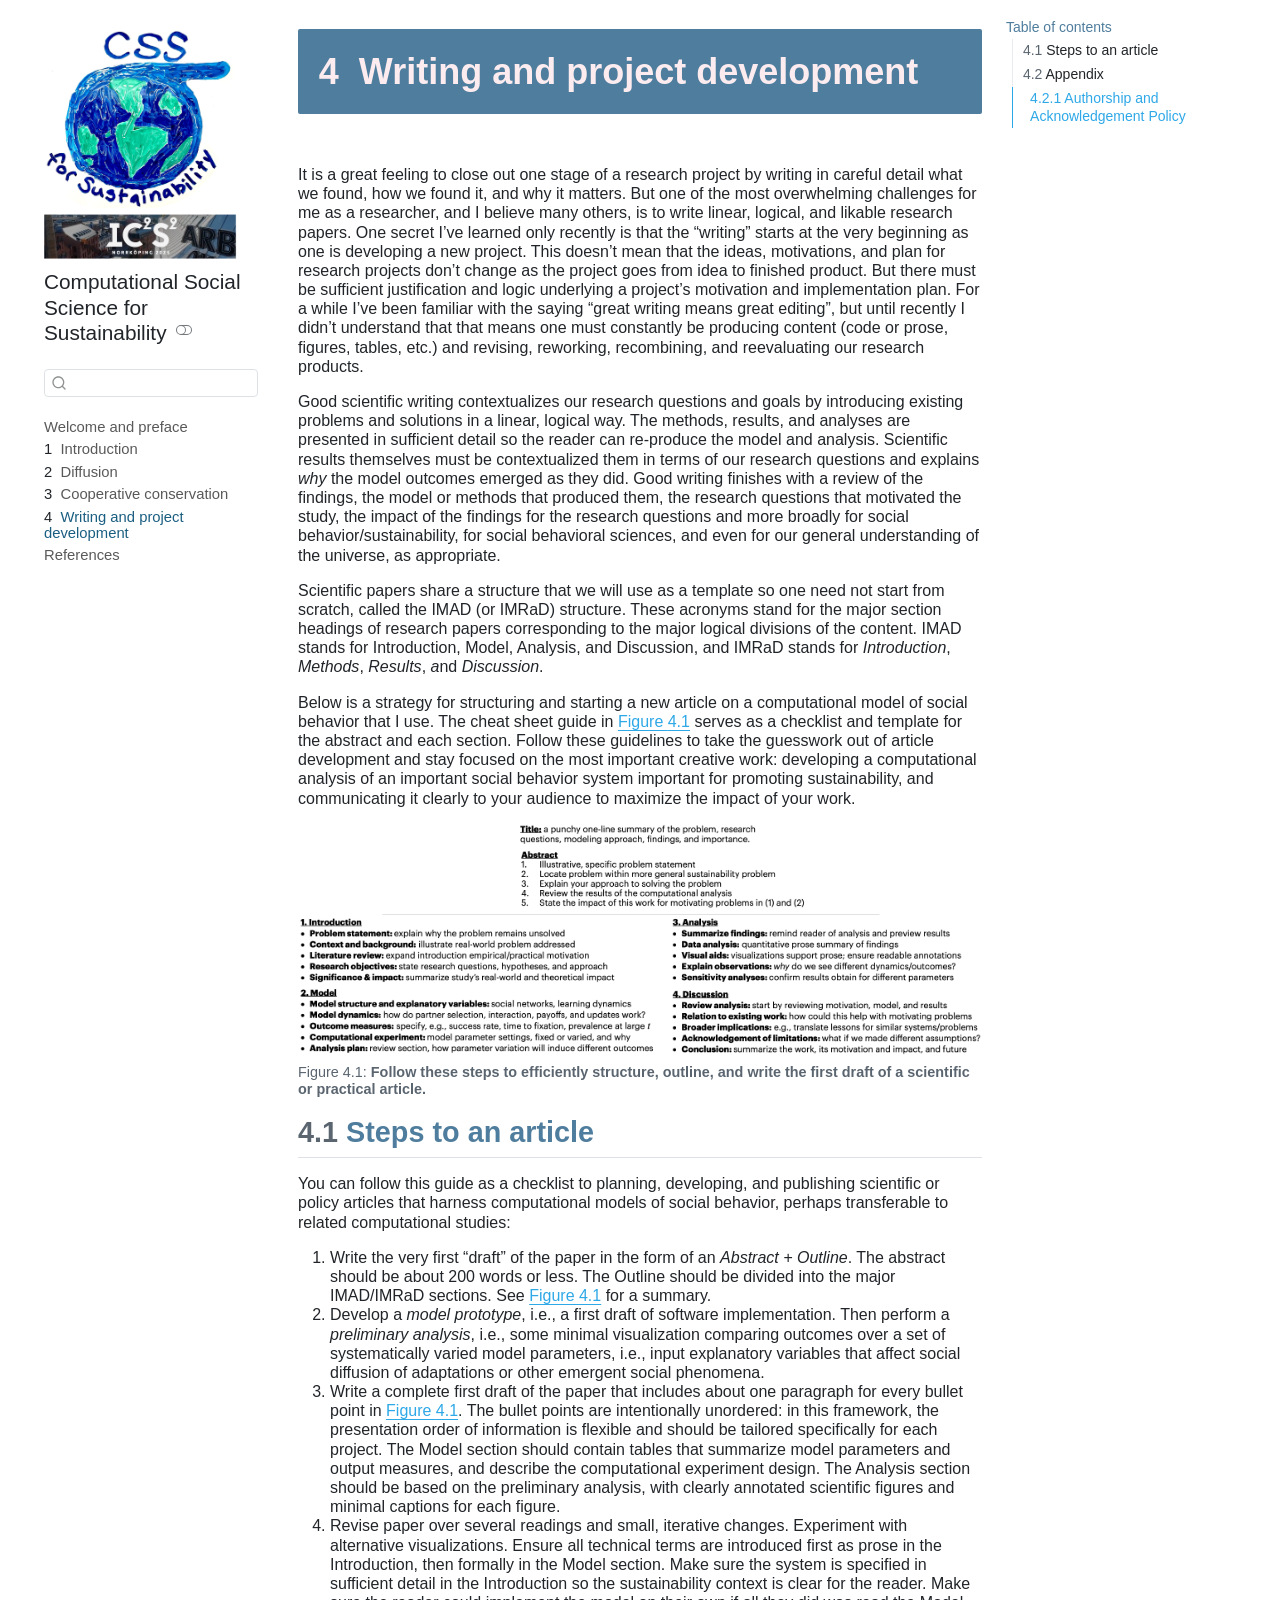
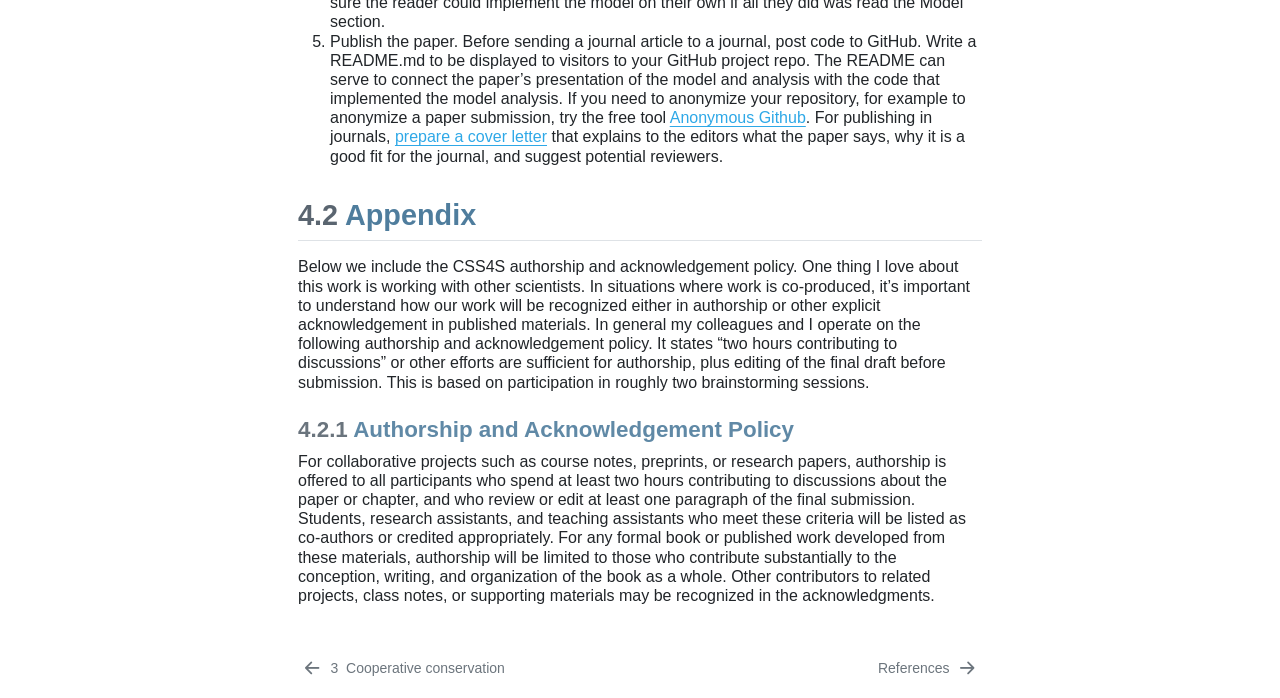
<file: writing.html>
<!DOCTYPE html>
<html xmlns="http://www.w3.org/1999/xhtml" lang="en" xml:lang="en"><head>

<meta charset="utf-8">
<meta name="generator" content="quarto-1.7.27">

<meta name="viewport" content="width=device-width, initial-scale=1.0, user-scalable=yes">


<title>4&nbsp; Writing and project development – Computational Social Science for Sustainability</title>
<style>
code{white-space: pre-wrap;}
span.smallcaps{font-variant: small-caps;}
div.columns{display: flex; gap: min(4vw, 1.5em);}
div.column{flex: auto; overflow-x: auto;}
div.hanging-indent{margin-left: 1.5em; text-indent: -1.5em;}
ul.task-list{list-style: none;}
ul.task-list li input[type="checkbox"] {
  width: 0.8em;
  margin: 0 0.8em 0.2em -1em; /* quarto-specific, see https://github.com/quarto-dev/quarto-cli/issues/4556 */ 
  vertical-align: middle;
}
</style>


<script src="site_libs/quarto-nav/quarto-nav.js"></script>
<script src="site_libs/quarto-nav/headroom.min.js"></script>
<script src="site_libs/clipboard/clipboard.min.js"></script>
<script src="site_libs/quarto-search/autocomplete.umd.js"></script>
<script src="site_libs/quarto-search/fuse.min.js"></script>
<script src="site_libs/quarto-search/quarto-search.js"></script>
<meta name="quarto:offset" content="./">
<link href="./references.html" rel="next">
<link href="./cooperation.html" rel="prev">
<script src="site_libs/quarto-html/quarto.js" type="module"></script>
<script src="site_libs/quarto-html/tabsets/tabsets.js" type="module"></script>
<script src="site_libs/quarto-html/popper.min.js"></script>
<script src="site_libs/quarto-html/tippy.umd.min.js"></script>
<script src="site_libs/quarto-html/anchor.min.js"></script>
<link href="site_libs/quarto-html/tippy.css" rel="stylesheet">
<link href="site_libs/quarto-html/quarto-syntax-highlighting-461959a8d42c1557bf4d45ac26041a3a.css" rel="stylesheet" class="quarto-color-scheme" id="quarto-text-highlighting-styles">
<link href="site_libs/quarto-html/quarto-syntax-highlighting-dark-b2ac4f073dc9ae3e7c4033d9166d02d9.css" rel="stylesheet" class="quarto-color-scheme quarto-color-alternate" id="quarto-text-highlighting-styles">
<link href="site_libs/quarto-html/quarto-syntax-highlighting-461959a8d42c1557bf4d45ac26041a3a.css" rel="stylesheet" class="quarto-color-scheme-extra" id="quarto-text-highlighting-styles">
<script src="site_libs/bootstrap/bootstrap.min.js"></script>
<link href="site_libs/bootstrap/bootstrap-icons.css" rel="stylesheet">
<link href="site_libs/bootstrap/bootstrap-3e77b230ce543805660c2f380925b0fe.min.css" rel="stylesheet" append-hash="true" class="quarto-color-scheme" id="quarto-bootstrap" data-mode="light">
<link href="site_libs/bootstrap/bootstrap-dark-8c6691cb4d7a5429a410e69681080e83.min.css" rel="stylesheet" append-hash="true" class="quarto-color-scheme quarto-color-alternate" id="quarto-bootstrap" data-mode="dark">
<link href="site_libs/bootstrap/bootstrap-3e77b230ce543805660c2f380925b0fe.min.css" rel="stylesheet" append-hash="true" class="quarto-color-scheme-extra" id="quarto-bootstrap" data-mode="light">
<script src="site_libs/quarto-contrib/glightbox/glightbox.min.js"></script>
<link href="site_libs/quarto-contrib/glightbox/glightbox.min.css" rel="stylesheet">
<link href="site_libs/quarto-contrib/glightbox/lightbox.css" rel="stylesheet">
<script id="quarto-search-options" type="application/json">{
  "location": "sidebar",
  "copy-button": false,
  "collapse-after": 3,
  "panel-placement": "start",
  "type": "textbox",
  "limit": 50,
  "keyboard-shortcut": [
    "f",
    "/",
    "s"
  ],
  "show-item-context": false,
  "language": {
    "search-no-results-text": "No results",
    "search-matching-documents-text": "matching documents",
    "search-copy-link-title": "Copy link to search",
    "search-hide-matches-text": "Hide additional matches",
    "search-more-match-text": "more match in this document",
    "search-more-matches-text": "more matches in this document",
    "search-clear-button-title": "Clear",
    "search-text-placeholder": "",
    "search-detached-cancel-button-title": "Cancel",
    "search-submit-button-title": "Submit",
    "search-label": "Search"
  }
}</script>
<!-- header.html -->
<link rel="stylesheet" href="https://fonts.googleapis.com/css2?family=Inter:wght@200;300;400;500;600;700&amp;family=Source+Code+Pro:wght@400;500;600;700&amp;display=swap">



</head>

<body class="nav-sidebar floating quarto-light"><script id="quarto-html-before-body" type="application/javascript">
    const toggleBodyColorMode = (bsSheetEl) => {
      const mode = bsSheetEl.getAttribute("data-mode");
      const bodyEl = window.document.querySelector("body");
      if (mode === "dark") {
        bodyEl.classList.add("quarto-dark");
        bodyEl.classList.remove("quarto-light");
      } else {
        bodyEl.classList.add("quarto-light");
        bodyEl.classList.remove("quarto-dark");
      }
    }
    const toggleBodyColorPrimary = () => {
      const bsSheetEl = window.document.querySelector("link#quarto-bootstrap:not([rel=disabled-stylesheet])");
      if (bsSheetEl) {
        toggleBodyColorMode(bsSheetEl);
      }
    }
    window.setColorSchemeToggle = (alternate) => {
      const toggles = window.document.querySelectorAll('.quarto-color-scheme-toggle');
      for (let i=0; i < toggles.length; i++) {
        const toggle = toggles[i];
        if (toggle) {
          if (alternate) {
            toggle.classList.add("alternate");
          } else {
            toggle.classList.remove("alternate");
          }
        }
      }
    };
    const toggleColorMode = (alternate) => {
      // Switch the stylesheets
      const primaryStylesheets = window.document.querySelectorAll('link.quarto-color-scheme:not(.quarto-color-alternate)');
      const alternateStylesheets = window.document.querySelectorAll('link.quarto-color-scheme.quarto-color-alternate');
      manageTransitions('#quarto-margin-sidebar .nav-link', false);
      if (alternate) {
        // note: dark is layered on light, we don't disable primary!
        enableStylesheet(alternateStylesheets);
        for (const sheetNode of alternateStylesheets) {
          if (sheetNode.id === "quarto-bootstrap") {
            toggleBodyColorMode(sheetNode);
          }
        }
      } else {
        disableStylesheet(alternateStylesheets);
        enableStylesheet(primaryStylesheets)
        toggleBodyColorPrimary();
      }
      manageTransitions('#quarto-margin-sidebar .nav-link', true);
      // Switch the toggles
      window.setColorSchemeToggle(alternate)
      // Hack to workaround the fact that safari doesn't
      // properly recolor the scrollbar when toggling (#1455)
      if (navigator.userAgent.indexOf('Safari') > 0 && navigator.userAgent.indexOf('Chrome') == -1) {
        manageTransitions("body", false);
        window.scrollTo(0, 1);
        setTimeout(() => {
          window.scrollTo(0, 0);
          manageTransitions("body", true);
        }, 40);
      }
    }
    const disableStylesheet = (stylesheets) => {
      for (let i=0; i < stylesheets.length; i++) {
        const stylesheet = stylesheets[i];
        stylesheet.rel = 'disabled-stylesheet';
      }
    }
    const enableStylesheet = (stylesheets) => {
      for (let i=0; i < stylesheets.length; i++) {
        const stylesheet = stylesheets[i];
        if(stylesheet.rel !== 'stylesheet') { // for Chrome, which will still FOUC without this check
          stylesheet.rel = 'stylesheet';
        }
      }
    }
    const manageTransitions = (selector, allowTransitions) => {
      const els = window.document.querySelectorAll(selector);
      for (let i=0; i < els.length; i++) {
        const el = els[i];
        if (allowTransitions) {
          el.classList.remove('notransition');
        } else {
          el.classList.add('notransition');
        }
      }
    }
    const isFileUrl = () => {
      return window.location.protocol === 'file:';
    }
    window.hasAlternateSentinel = () => {
      let styleSentinel = getColorSchemeSentinel();
      if (styleSentinel !== null) {
        return styleSentinel === "alternate";
      } else {
        return false;
      }
    }
    const setStyleSentinel = (alternate) => {
      const value = alternate ? "alternate" : "default";
      if (!isFileUrl()) {
        window.localStorage.setItem("quarto-color-scheme", value);
      } else {
        localAlternateSentinel = value;
      }
    }
    const getColorSchemeSentinel = () => {
      if (!isFileUrl()) {
        const storageValue = window.localStorage.getItem("quarto-color-scheme");
        return storageValue != null ? storageValue : localAlternateSentinel;
      } else {
        return localAlternateSentinel;
      }
    }
    const toggleGiscusIfUsed = (isAlternate, darkModeDefault) => {
      const baseTheme = document.querySelector('#giscus-base-theme')?.value ?? 'light';
      const alternateTheme = document.querySelector('#giscus-alt-theme')?.value ?? 'dark';
      let newTheme = '';
      if(darkModeDefault) {
        newTheme = isAlternate ? baseTheme : alternateTheme;
      } else {
        newTheme = isAlternate ? alternateTheme : baseTheme;
      }
      const changeGiscusTheme = () => {
        // From: https://github.com/giscus/giscus/issues/336
        const sendMessage = (message) => {
          const iframe = document.querySelector('iframe.giscus-frame');
          if (!iframe) return;
          iframe.contentWindow.postMessage({ giscus: message }, 'https://giscus.app');
        }
        sendMessage({
          setConfig: {
            theme: newTheme
          }
        });
      }
      const isGiscussLoaded = window.document.querySelector('iframe.giscus-frame') !== null;
      if (isGiscussLoaded) {
        changeGiscusTheme();
      }
    };
    const darkModeDefault = false;
      document.querySelector('link#quarto-text-highlighting-styles.quarto-color-scheme-extra').rel = 'disabled-stylesheet';
      document.querySelector('link#quarto-bootstrap.quarto-color-scheme-extra').rel = 'disabled-stylesheet';
    let localAlternateSentinel = darkModeDefault ? 'alternate' : 'default';
    // Dark / light mode switch
    window.quartoToggleColorScheme = () => {
      // Read the current dark / light value
      let toAlternate = !window.hasAlternateSentinel();
      toggleColorMode(toAlternate);
      setStyleSentinel(toAlternate);
      toggleGiscusIfUsed(toAlternate, darkModeDefault);
    };
    // Switch to dark mode if need be
    if (window.hasAlternateSentinel()) {
      toggleColorMode(true);
    } else {
      toggleColorMode(false);
    }
  </script>

<div id="quarto-search-results"></div>
  <header id="quarto-header" class="headroom fixed-top">
  <nav class="quarto-secondary-nav">
    <div class="container-fluid d-flex">
      <button type="button" class="quarto-btn-toggle btn" data-bs-toggle="collapse" role="button" data-bs-target=".quarto-sidebar-collapse-item" aria-controls="quarto-sidebar" aria-expanded="false" aria-label="Toggle sidebar navigation" onclick="if (window.quartoToggleHeadroom) { window.quartoToggleHeadroom(); }">
        <i class="bi bi-layout-text-sidebar-reverse"></i>
      </button>
        <nav class="quarto-page-breadcrumbs" aria-label="breadcrumb"><ol class="breadcrumb"><li class="breadcrumb-item"><a href="./writing.html"><span class="chapter-number">4</span>&nbsp; <span class="chapter-title">Writing and project development</span></a></li></ol></nav>
        <a class="flex-grow-1" role="navigation" data-bs-toggle="collapse" data-bs-target=".quarto-sidebar-collapse-item" aria-controls="quarto-sidebar" aria-expanded="false" aria-label="Toggle sidebar navigation" onclick="if (window.quartoToggleHeadroom) { window.quartoToggleHeadroom(); }">      
        </a>
      <button type="button" class="btn quarto-search-button" aria-label="Search" onclick="window.quartoOpenSearch();">
        <i class="bi bi-search"></i>
      </button>
    </div>
  </nav>
</header>
<!-- content -->
<div id="quarto-content" class="quarto-container page-columns page-rows-contents page-layout-article">
<!-- sidebar -->
  <nav id="quarto-sidebar" class="sidebar collapse collapse-horizontal quarto-sidebar-collapse-item sidebar-navigation floating overflow-auto">
    <div class="pt-lg-2 mt-2 text-left sidebar-header sidebar-header-stacked">
      <a href="./index.html" class="sidebar-logo-link">
      <img src="./css4s-logo-2.png" alt="" class="sidebar-logo py-0 d-lg-inline d-none">
      </a>
    <div class="sidebar-title mb-0 py-0">
      <a href="./">Computational Social Science for Sustainability</a> 
        <div class="sidebar-tools-main">
  <a href="" class="quarto-color-scheme-toggle quarto-navigation-tool  px-1" onclick="window.quartoToggleColorScheme(); return false;" title="Toggle dark mode"><i class="bi"></i></a>
</div>
    </div>
      </div>
        <div class="mt-2 flex-shrink-0 align-items-center">
        <div class="sidebar-search">
        <div id="quarto-search" class="" title="Search"></div>
        </div>
        </div>
    <div class="sidebar-menu-container"> 
    <ul class="list-unstyled mt-1">
        <li class="sidebar-item">
  <div class="sidebar-item-container"> 
  <a href="./index.html" class="sidebar-item-text sidebar-link">
 <span class="menu-text">Welcome and preface</span></a>
  </div>
</li>
        <li class="sidebar-item">
  <div class="sidebar-item-container"> 
  <a href="./intro.html" class="sidebar-item-text sidebar-link">
 <span class="menu-text"><span class="chapter-number">1</span>&nbsp; <span class="chapter-title">Introduction</span></span></a>
  </div>
</li>
        <li class="sidebar-item">
  <div class="sidebar-item-container"> 
  <a href="./diffusion.html" class="sidebar-item-text sidebar-link">
 <span class="menu-text"><span class="chapter-number">2</span>&nbsp; <span class="chapter-title">Diffusion</span></span></a>
  </div>
</li>
        <li class="sidebar-item">
  <div class="sidebar-item-container"> 
  <a href="./cooperation.html" class="sidebar-item-text sidebar-link">
 <span class="menu-text"><span class="chapter-number">3</span>&nbsp; <span class="chapter-title">Cooperative conservation</span></span></a>
  </div>
</li>
        <li class="sidebar-item">
  <div class="sidebar-item-container"> 
  <a href="./writing.html" class="sidebar-item-text sidebar-link active">
 <span class="menu-text"><span class="chapter-number">4</span>&nbsp; <span class="chapter-title">Writing and project development</span></span></a>
  </div>
</li>
        <li class="sidebar-item">
  <div class="sidebar-item-container"> 
  <a href="./references.html" class="sidebar-item-text sidebar-link">
 <span class="menu-text">References</span></a>
  </div>
</li>
    </ul>
    </div>
</nav>
<div id="quarto-sidebar-glass" class="quarto-sidebar-collapse-item" data-bs-toggle="collapse" data-bs-target=".quarto-sidebar-collapse-item"></div>
<!-- margin-sidebar -->
    <div id="quarto-margin-sidebar" class="sidebar margin-sidebar">
        <nav id="TOC" role="doc-toc" class="toc-active">
    <h2 id="toc-title">Table of contents</h2>
   
  <ul>
  <li><a href="#steps-to-an-article" id="toc-steps-to-an-article" class="nav-link active" data-scroll-target="#steps-to-an-article"><span class="header-section-number">4.1</span> Steps to an article</a></li>
  <li><a href="#appendix" id="toc-appendix" class="nav-link" data-scroll-target="#appendix"><span class="header-section-number">4.2</span> Appendix</a>
  <ul class="collapse">
  <li><a href="#authorship-and-acknowledgement-policy" id="toc-authorship-and-acknowledgement-policy" class="nav-link" data-scroll-target="#authorship-and-acknowledgement-policy"><span class="header-section-number">4.2.1</span> Authorship and Acknowledgement Policy</a></li>
  </ul></li>
  </ul>
</nav>
    </div>
<!-- main -->
<main class="content" id="quarto-document-content">


<header id="title-block-header" class="quarto-title-block default">
<div class="quarto-title">
<h1 class="title"><span class="chapter-number">4</span>&nbsp; <span class="chapter-title">Writing and project development</span></h1>
</div>



<div class="quarto-title-meta">

    
  
    
  </div>
  


</header>


<p><br></p>
<p>It is a great feeling to close out one stage of a research project by writing in careful detail what we found, how we found it, and why it matters. But one of the most overwhelming challenges for me as a researcher, and I believe many others, is to write linear, logical, and likable research papers. One secret I’ve learned only recently is that the “writing” starts at the very beginning as one is developing a new project. This doesn’t mean that the ideas, motivations, and plan for research projects don’t change as the project goes from idea to finished product. But there must be sufficient justification and logic underlying a project’s motivation and implementation plan. For a while I’ve been familiar with the saying “great writing means great editing”, but until recently I didn’t understand that that means one must constantly be producing content (code or prose, figures, tables, etc.) and revising, reworking, recombining, and reevaluating our research products.</p>
<p>Good scientific writing contextualizes our research questions and goals by introducing existing problems and solutions in a linear, logical way. The methods, results, and analyses are presented in sufficient detail so the reader can re-produce the model and analysis. Scientific results themselves must be contextualized them in terms of our research questions and explains <em>why</em> the model outcomes emerged as they did. Good writing finishes with a review of the findings, the model or methods that produced them, the research questions that motivated the study, the impact of the findings for the research questions and more broadly for social behavior/sustainability, for social behavioral sciences, and even for our general understanding of the universe, as appropriate.</p>
<p>Scientific papers share a structure that we will use as a template so one need not start from scratch, called the IMAD (or IMRaD) structure. These acronyms stand for the major section headings of research papers corresponding to the major logical divisions of the content. IMAD stands for Introduction, Model, Analysis, and Discussion, and IMRaD stands for <em>Introduction</em>, <em>Methods</em>, <em>Results</em>, <em>a</em>nd <em>Discussion</em>.</p>
<p>Below is a strategy for structuring and starting a new article on a computational model of social behavior that I use. The cheat sheet guide in <a href="#fig-paper-sections" class="quarto-xref">Figure&nbsp;<span>4.1</span></a> serves as a checklist and template for the abstract and each section. Follow these guidelines to take the guesswork out of article development and stay focused on the most important creative work: developing a computational analysis of an important social behavior system important for promoting sustainability, and communicating it clearly to your audience to maximize the impact of your work.</p>
<div id="fig-paper-sections" class="lightbox quarto-float quarto-figure quarto-figure-center anchored">
<figure class="quarto-float quarto-float-fig figure">
<div aria-describedby="fig-paper-sections-caption-0ceaefa1-69ba-4598-a22c-09a6ac19f8ca">
<a href="images/writing-fig-paper-sections.png" class="lightbox" data-gallery="quarto-lightbox-gallery-1" title="Figure&nbsp;4.1: Follow these steps to efficiently structure, outline, and write the first draft of a scientific or practical article."><img src="images/writing-fig-paper-sections.png" class="img-fluid figure-img" width="1000"></a>
</div>
<figcaption class="quarto-float-caption-bottom quarto-float-caption quarto-float-fig" id="fig-paper-sections-caption-0ceaefa1-69ba-4598-a22c-09a6ac19f8ca">
Figure&nbsp;4.1: <strong>Follow these steps to efficiently structure, outline, and write the first draft of a scientific or practical article.</strong>
</figcaption>
</figure>
</div>
<section id="steps-to-an-article" class="level2" data-number="4.1">
<h2 data-number="4.1" class="anchored" data-anchor-id="steps-to-an-article"><span class="header-section-number">4.1</span> Steps to an article</h2>
<p>You can follow this guide as a checklist to planning, developing, and publishing scientific or policy articles that harness computational models of social behavior, perhaps transferable to related computational studies:</p>
<ol type="1">
<li>Write the very first “draft” of the paper in the form of an <em>Abstract + Outline</em>. The abstract should be about 200 words or less. The Outline should be divided into the major IMAD/IMRaD sections. See <a href="#fig-paper-sections" class="quarto-xref">Figure&nbsp;<span>4.1</span></a> for a summary.</li>
<li>Develop a <em>model prototype</em>, i.e., a first draft of software implementation. Then perform a <em>preliminary analysis</em>, i.e., some minimal visualization comparing outcomes over a set of systematically varied model parameters, i.e., input explanatory variables that affect social diffusion of adaptations or other emergent social phenomena.</li>
<li>Write a complete first draft of the paper that includes about one paragraph for every bullet point in <a href="#fig-paper-sections" class="quarto-xref">Figure&nbsp;<span>4.1</span></a>. The bullet points are intentionally unordered: in this framework, the presentation order of information is flexible and should be tailored specifically for each project. The Model section should contain tables that summarize model parameters and output measures, and describe the computational experiment design. The Analysis section should be based on the preliminary analysis, with clearly annotated scientific figures and minimal captions for each figure.</li>
<li>Revise paper over several readings and small, iterative changes. Experiment with alternative visualizations. Ensure all technical terms are introduced first as prose in the Introduction, then formally in the Model section. Make sure the system is specified in sufficient detail in the Introduction so the sustainability context is clear for the reader. Make sure the reader could implement the model on their own if all they did was read the Model section.</li>
<li>Publish the paper. Before sending a journal article to a journal, post code to GitHub. Write a README.md to be displayed to visitors to your GitHub project repo. The README can serve to connect the paper’s presentation of the model and analysis with the code that implemented the model analysis. If you need to anonymize your repository, for example to anonymize a paper submission, try the free tool <a href="https://anonymous.4open.science/">Anonymous Github</a>. For publishing in journals, <a href="https://www.google.com/search?q=how+to+write+a+journal+cover+letter&amp;rlz=1C5GCEM_en&amp;oq=how+to+write+a+journal+cover+letter&amp;gs_lcrp=EgZjaHJvbWUyBggAEEUYOTIHCAEQABiABDIHCAIQABiABDIHCAMQABiABDIHCAQQABiABDIGCAUQRRhAMgYIBhBFGEAyBggHEEUYQNIBCDM0MDdqMGo3qAIAsAIA&amp;sourceid=chrome&amp;ie=UTF-8">prepare a cover letter</a> that explains to the editors what the paper says, why it is a good fit for the journal, and suggest potential reviewers.</li>
</ol>
</section>
<section id="appendix" class="level2" data-number="4.2">
<h2 data-number="4.2" class="anchored" data-anchor-id="appendix"><span class="header-section-number">4.2</span> Appendix</h2>
<p>Below we include the CSS4S authorship and acknowledgement policy. One thing I love about this work is working with other scientists. In situations where work is co-produced, it’s important to understand how our work will be recognized either in authorship or other explicit acknowledgement in published materials. In general my colleagues and I operate on the following authorship and acknowledgement policy. It states “two hours contributing to discussions” or other efforts are sufficient for authorship, plus editing of the final draft before submission. This is based on participation in roughly two brainstorming sessions.</p>
<section id="authorship-and-acknowledgement-policy" class="level3" data-number="4.2.1">
<h3 data-number="4.2.1" class="anchored" data-anchor-id="authorship-and-acknowledgement-policy"><span class="header-section-number">4.2.1</span> Authorship and Acknowledgement Policy</h3>
<p>For collaborative projects such as course notes, preprints, or research papers, authorship is offered to all participants who spend at least two hours contributing to discussions about the paper or chapter, and who review or edit at least one paragraph of the final submission. Students, research assistants, and teaching assistants who meet these criteria will be listed as co-authors or credited appropriately. For any formal book or published work developed from these materials, authorship will be limited to those who contribute substantially to the conception, writing, and organization of the book as a whole. Other contributors to related projects, class notes, or supporting materials may be recognized in the acknowledgments.</p>


</section>
</section>

</main> <!-- /main -->
<script id="quarto-html-after-body" type="application/javascript">
  window.document.addEventListener("DOMContentLoaded", function (event) {
    // Ensure there is a toggle, if there isn't float one in the top right
    if (window.document.querySelector('.quarto-color-scheme-toggle') === null) {
      const a = window.document.createElement('a');
      a.classList.add('top-right');
      a.classList.add('quarto-color-scheme-toggle');
      a.href = "";
      a.onclick = function() { try { window.quartoToggleColorScheme(); } catch {} return false; };
      const i = window.document.createElement("i");
      i.classList.add('bi');
      a.appendChild(i);
      window.document.body.appendChild(a);
    }
    window.setColorSchemeToggle(window.hasAlternateSentinel())
    const icon = "";
    const anchorJS = new window.AnchorJS();
    anchorJS.options = {
      placement: 'right',
      icon: icon
    };
    anchorJS.add('.anchored');
    const isCodeAnnotation = (el) => {
      for (const clz of el.classList) {
        if (clz.startsWith('code-annotation-')) {                     
          return true;
        }
      }
      return false;
    }
    const onCopySuccess = function(e) {
      // button target
      const button = e.trigger;
      // don't keep focus
      button.blur();
      // flash "checked"
      button.classList.add('code-copy-button-checked');
      var currentTitle = button.getAttribute("title");
      button.setAttribute("title", "Copied!");
      let tooltip;
      if (window.bootstrap) {
        button.setAttribute("data-bs-toggle", "tooltip");
        button.setAttribute("data-bs-placement", "left");
        button.setAttribute("data-bs-title", "Copied!");
        tooltip = new bootstrap.Tooltip(button, 
          { trigger: "manual", 
            customClass: "code-copy-button-tooltip",
            offset: [0, -8]});
        tooltip.show();    
      }
      setTimeout(function() {
        if (tooltip) {
          tooltip.hide();
          button.removeAttribute("data-bs-title");
          button.removeAttribute("data-bs-toggle");
          button.removeAttribute("data-bs-placement");
        }
        button.setAttribute("title", currentTitle);
        button.classList.remove('code-copy-button-checked');
      }, 1000);
      // clear code selection
      e.clearSelection();
    }
    const getTextToCopy = function(trigger) {
        const codeEl = trigger.previousElementSibling.cloneNode(true);
        for (const childEl of codeEl.children) {
          if (isCodeAnnotation(childEl)) {
            childEl.remove();
          }
        }
        return codeEl.innerText;
    }
    const clipboard = new window.ClipboardJS('.code-copy-button:not([data-in-quarto-modal])', {
      text: getTextToCopy
    });
    clipboard.on('success', onCopySuccess);
    if (window.document.getElementById('quarto-embedded-source-code-modal')) {
      const clipboardModal = new window.ClipboardJS('.code-copy-button[data-in-quarto-modal]', {
        text: getTextToCopy,
        container: window.document.getElementById('quarto-embedded-source-code-modal')
      });
      clipboardModal.on('success', onCopySuccess);
    }
      var localhostRegex = new RegExp(/^(?:http|https):\/\/localhost\:?[0-9]*\//);
      var mailtoRegex = new RegExp(/^mailto:/);
        var filterRegex = new RegExp('/' + window.location.host + '/');
      var isInternal = (href) => {
          return filterRegex.test(href) || localhostRegex.test(href) || mailtoRegex.test(href);
      }
      // Inspect non-navigation links and adorn them if external
     var links = window.document.querySelectorAll('a[href]:not(.nav-link):not(.navbar-brand):not(.toc-action):not(.sidebar-link):not(.sidebar-item-toggle):not(.pagination-link):not(.no-external):not([aria-hidden]):not(.dropdown-item):not(.quarto-navigation-tool):not(.about-link)');
      for (var i=0; i<links.length; i++) {
        const link = links[i];
        if (!isInternal(link.href)) {
          // undo the damage that might have been done by quarto-nav.js in the case of
          // links that we want to consider external
          if (link.dataset.originalHref !== undefined) {
            link.href = link.dataset.originalHref;
          }
        }
      }
    function tippyHover(el, contentFn, onTriggerFn, onUntriggerFn) {
      const config = {
        allowHTML: true,
        maxWidth: 500,
        delay: 100,
        arrow: false,
        appendTo: function(el) {
            return el.parentElement;
        },
        interactive: true,
        interactiveBorder: 10,
        theme: 'quarto',
        placement: 'bottom-start',
      };
      if (contentFn) {
        config.content = contentFn;
      }
      if (onTriggerFn) {
        config.onTrigger = onTriggerFn;
      }
      if (onUntriggerFn) {
        config.onUntrigger = onUntriggerFn;
      }
      window.tippy(el, config); 
    }
    const noterefs = window.document.querySelectorAll('a[role="doc-noteref"]');
    for (var i=0; i<noterefs.length; i++) {
      const ref = noterefs[i];
      tippyHover(ref, function() {
        // use id or data attribute instead here
        let href = ref.getAttribute('data-footnote-href') || ref.getAttribute('href');
        try { href = new URL(href).hash; } catch {}
        const id = href.replace(/^#\/?/, "");
        const note = window.document.getElementById(id);
        if (note) {
          return note.innerHTML;
        } else {
          return "";
        }
      });
    }
    const xrefs = window.document.querySelectorAll('a.quarto-xref');
    const processXRef = (id, note) => {
      // Strip column container classes
      const stripColumnClz = (el) => {
        el.classList.remove("page-full", "page-columns");
        if (el.children) {
          for (const child of el.children) {
            stripColumnClz(child);
          }
        }
      }
      stripColumnClz(note)
      if (id === null || id.startsWith('sec-')) {
        // Special case sections, only their first couple elements
        const container = document.createElement("div");
        if (note.children && note.children.length > 2) {
          container.appendChild(note.children[0].cloneNode(true));
          for (let i = 1; i < note.children.length; i++) {
            const child = note.children[i];
            if (child.tagName === "P" && child.innerText === "") {
              continue;
            } else {
              container.appendChild(child.cloneNode(true));
              break;
            }
          }
          if (window.Quarto?.typesetMath) {
            window.Quarto.typesetMath(container);
          }
          return container.innerHTML
        } else {
          if (window.Quarto?.typesetMath) {
            window.Quarto.typesetMath(note);
          }
          return note.innerHTML;
        }
      } else {
        // Remove any anchor links if they are present
        const anchorLink = note.querySelector('a.anchorjs-link');
        if (anchorLink) {
          anchorLink.remove();
        }
        if (window.Quarto?.typesetMath) {
          window.Quarto.typesetMath(note);
        }
        if (note.classList.contains("callout")) {
          return note.outerHTML;
        } else {
          return note.innerHTML;
        }
      }
    }
    for (var i=0; i<xrefs.length; i++) {
      const xref = xrefs[i];
      tippyHover(xref, undefined, function(instance) {
        instance.disable();
        let url = xref.getAttribute('href');
        let hash = undefined; 
        if (url.startsWith('#')) {
          hash = url;
        } else {
          try { hash = new URL(url).hash; } catch {}
        }
        if (hash) {
          const id = hash.replace(/^#\/?/, "");
          const note = window.document.getElementById(id);
          if (note !== null) {
            try {
              const html = processXRef(id, note.cloneNode(true));
              instance.setContent(html);
            } finally {
              instance.enable();
              instance.show();
            }
          } else {
            // See if we can fetch this
            fetch(url.split('#')[0])
            .then(res => res.text())
            .then(html => {
              const parser = new DOMParser();
              const htmlDoc = parser.parseFromString(html, "text/html");
              const note = htmlDoc.getElementById(id);
              if (note !== null) {
                const html = processXRef(id, note);
                instance.setContent(html);
              } 
            }).finally(() => {
              instance.enable();
              instance.show();
            });
          }
        } else {
          // See if we can fetch a full url (with no hash to target)
          // This is a special case and we should probably do some content thinning / targeting
          fetch(url)
          .then(res => res.text())
          .then(html => {
            const parser = new DOMParser();
            const htmlDoc = parser.parseFromString(html, "text/html");
            const note = htmlDoc.querySelector('main.content');
            if (note !== null) {
              // This should only happen for chapter cross references
              // (since there is no id in the URL)
              // remove the first header
              if (note.children.length > 0 && note.children[0].tagName === "HEADER") {
                note.children[0].remove();
              }
              const html = processXRef(null, note);
              instance.setContent(html);
            } 
          }).finally(() => {
            instance.enable();
            instance.show();
          });
        }
      }, function(instance) {
      });
    }
        let selectedAnnoteEl;
        const selectorForAnnotation = ( cell, annotation) => {
          let cellAttr = 'data-code-cell="' + cell + '"';
          let lineAttr = 'data-code-annotation="' +  annotation + '"';
          const selector = 'span[' + cellAttr + '][' + lineAttr + ']';
          return selector;
        }
        const selectCodeLines = (annoteEl) => {
          const doc = window.document;
          const targetCell = annoteEl.getAttribute("data-target-cell");
          const targetAnnotation = annoteEl.getAttribute("data-target-annotation");
          const annoteSpan = window.document.querySelector(selectorForAnnotation(targetCell, targetAnnotation));
          const lines = annoteSpan.getAttribute("data-code-lines").split(",");
          const lineIds = lines.map((line) => {
            return targetCell + "-" + line;
          })
          let top = null;
          let height = null;
          let parent = null;
          if (lineIds.length > 0) {
              //compute the position of the single el (top and bottom and make a div)
              const el = window.document.getElementById(lineIds[0]);
              top = el.offsetTop;
              height = el.offsetHeight;
              parent = el.parentElement.parentElement;
            if (lineIds.length > 1) {
              const lastEl = window.document.getElementById(lineIds[lineIds.length - 1]);
              const bottom = lastEl.offsetTop + lastEl.offsetHeight;
              height = bottom - top;
            }
            if (top !== null && height !== null && parent !== null) {
              // cook up a div (if necessary) and position it 
              let div = window.document.getElementById("code-annotation-line-highlight");
              if (div === null) {
                div = window.document.createElement("div");
                div.setAttribute("id", "code-annotation-line-highlight");
                div.style.position = 'absolute';
                parent.appendChild(div);
              }
              div.style.top = top - 2 + "px";
              div.style.height = height + 4 + "px";
              div.style.left = 0;
              let gutterDiv = window.document.getElementById("code-annotation-line-highlight-gutter");
              if (gutterDiv === null) {
                gutterDiv = window.document.createElement("div");
                gutterDiv.setAttribute("id", "code-annotation-line-highlight-gutter");
                gutterDiv.style.position = 'absolute';
                const codeCell = window.document.getElementById(targetCell);
                const gutter = codeCell.querySelector('.code-annotation-gutter');
                gutter.appendChild(gutterDiv);
              }
              gutterDiv.style.top = top - 2 + "px";
              gutterDiv.style.height = height + 4 + "px";
            }
            selectedAnnoteEl = annoteEl;
          }
        };
        const unselectCodeLines = () => {
          const elementsIds = ["code-annotation-line-highlight", "code-annotation-line-highlight-gutter"];
          elementsIds.forEach((elId) => {
            const div = window.document.getElementById(elId);
            if (div) {
              div.remove();
            }
          });
          selectedAnnoteEl = undefined;
        };
          // Handle positioning of the toggle
      window.addEventListener(
        "resize",
        throttle(() => {
          elRect = undefined;
          if (selectedAnnoteEl) {
            selectCodeLines(selectedAnnoteEl);
          }
        }, 10)
      );
      function throttle(fn, ms) {
      let throttle = false;
      let timer;
        return (...args) => {
          if(!throttle) { // first call gets through
              fn.apply(this, args);
              throttle = true;
          } else { // all the others get throttled
              if(timer) clearTimeout(timer); // cancel #2
              timer = setTimeout(() => {
                fn.apply(this, args);
                timer = throttle = false;
              }, ms);
          }
        };
      }
        // Attach click handler to the DT
        const annoteDls = window.document.querySelectorAll('dt[data-target-cell]');
        for (const annoteDlNode of annoteDls) {
          annoteDlNode.addEventListener('click', (event) => {
            const clickedEl = event.target;
            if (clickedEl !== selectedAnnoteEl) {
              unselectCodeLines();
              const activeEl = window.document.querySelector('dt[data-target-cell].code-annotation-active');
              if (activeEl) {
                activeEl.classList.remove('code-annotation-active');
              }
              selectCodeLines(clickedEl);
              clickedEl.classList.add('code-annotation-active');
            } else {
              // Unselect the line
              unselectCodeLines();
              clickedEl.classList.remove('code-annotation-active');
            }
          });
        }
    const findCites = (el) => {
      const parentEl = el.parentElement;
      if (parentEl) {
        const cites = parentEl.dataset.cites;
        if (cites) {
          return {
            el,
            cites: cites.split(' ')
          };
        } else {
          return findCites(el.parentElement)
        }
      } else {
        return undefined;
      }
    };
    var bibliorefs = window.document.querySelectorAll('a[role="doc-biblioref"]');
    for (var i=0; i<bibliorefs.length; i++) {
      const ref = bibliorefs[i];
      const citeInfo = findCites(ref);
      if (citeInfo) {
        tippyHover(citeInfo.el, function() {
          var popup = window.document.createElement('div');
          citeInfo.cites.forEach(function(cite) {
            var citeDiv = window.document.createElement('div');
            citeDiv.classList.add('hanging-indent');
            citeDiv.classList.add('csl-entry');
            var biblioDiv = window.document.getElementById('ref-' + cite);
            if (biblioDiv) {
              citeDiv.innerHTML = biblioDiv.innerHTML;
            }
            popup.appendChild(citeDiv);
          });
          return popup.innerHTML;
        });
      }
    }
  });
  </script>
<nav class="page-navigation">
  <div class="nav-page nav-page-previous">
      <a href="./cooperation.html" class="pagination-link" aria-label="Cooperative conservation">
        <i class="bi bi-arrow-left-short"></i> <span class="nav-page-text"><span class="chapter-number">3</span>&nbsp; <span class="chapter-title">Cooperative conservation</span></span>
      </a>          
  </div>
  <div class="nav-page nav-page-next">
      <a href="./references.html" class="pagination-link" aria-label="References">
        <span class="nav-page-text">References</span> <i class="bi bi-arrow-right-short"></i>
      </a>
  </div>
</nav>
</div> <!-- /content -->
<script>var lightboxQuarto = GLightbox({"closeEffect":"zoom","descPosition":"bottom","loop":false,"openEffect":"zoom","selector":".lightbox"});
(function() {
  let previousOnload = window.onload;
  window.onload = () => {
    if (previousOnload) {
      previousOnload();
    }
    lightboxQuarto.on('slide_before_load', (data) => {
      const { slideIndex, slideNode, slideConfig, player, trigger } = data;
      const href = trigger.getAttribute('href');
      if (href !== null) {
        const imgEl = window.document.querySelector(`a[href="${href}"] img`);
        if (imgEl !== null) {
          const srcAttr = imgEl.getAttribute("src");
          if (srcAttr && srcAttr.startsWith("data:")) {
            slideConfig.href = srcAttr;
          }
        }
      } 
    });
  
    lightboxQuarto.on('slide_after_load', (data) => {
      const { slideIndex, slideNode, slideConfig, player, trigger } = data;
      if (window.Quarto?.typesetMath) {
        window.Quarto.typesetMath(slideNode);
      }
    });
  
  };
  
})();
          </script>




</body></html>
</file>
<file: site_libs/quarto-html/tippy.css>
.tippy-box[data-animation=fade][data-state=hidden]{opacity:0}[data-tippy-root]{max-width:calc(100vw - 10px)}.tippy-box{position:relative;background-color:#333;color:#fff;border-radius:4px;font-size:14px;line-height:1.4;white-space:normal;outline:0;transition-property:transform,visibility,opacity}.tippy-box[data-placement^=top]>.tippy-arrow{bottom:0}.tippy-box[data-placement^=top]>.tippy-arrow:before{bottom:-7px;left:0;border-width:8px 8px 0;border-top-color:initial;transform-origin:center top}.tippy-box[data-placement^=bottom]>.tippy-arrow{top:0}.tippy-box[data-placement^=bottom]>.tippy-arrow:before{top:-7px;left:0;border-width:0 8px 8px;border-bottom-color:initial;transform-origin:center bottom}.tippy-box[data-placement^=left]>.tippy-arrow{right:0}.tippy-box[data-placement^=left]>.tippy-arrow:before{border-width:8px 0 8px 8px;border-left-color:initial;right:-7px;transform-origin:center left}.tippy-box[data-placement^=right]>.tippy-arrow{left:0}.tippy-box[data-placement^=right]>.tippy-arrow:before{left:-7px;border-width:8px 8px 8px 0;border-right-color:initial;transform-origin:center right}.tippy-box[data-inertia][data-state=visible]{transition-timing-function:cubic-bezier(.54,1.5,.38,1.11)}.tippy-arrow{width:16px;height:16px;color:#333}.tippy-arrow:before{content:"";position:absolute;border-color:transparent;border-style:solid}.tippy-content{position:relative;padding:5px 9px;z-index:1}
</file>
<file: site_libs/quarto-html/quarto-syntax-highlighting-461959a8d42c1557bf4d45ac26041a3a.css>
/* quarto syntax highlight colors */
:root {
  --quarto-hl-ot-color: #003B4F;
  --quarto-hl-at-color: #657422;
  --quarto-hl-ss-color: #20794D;
  --quarto-hl-an-color: #5E5E5E;
  --quarto-hl-fu-color: #4758AB;
  --quarto-hl-st-color: #20794D;
  --quarto-hl-cf-color: #003B4F;
  --quarto-hl-op-color: #5E5E5E;
  --quarto-hl-er-color: #AD0000;
  --quarto-hl-bn-color: #AD0000;
  --quarto-hl-al-color: #AD0000;
  --quarto-hl-va-color: #111111;
  --quarto-hl-bu-color: inherit;
  --quarto-hl-ex-color: inherit;
  --quarto-hl-pp-color: #AD0000;
  --quarto-hl-in-color: #5E5E5E;
  --quarto-hl-vs-color: #20794D;
  --quarto-hl-wa-color: #5E5E5E;
  --quarto-hl-do-color: #5E5E5E;
  --quarto-hl-im-color: #00769E;
  --quarto-hl-ch-color: #20794D;
  --quarto-hl-dt-color: #AD0000;
  --quarto-hl-fl-color: #AD0000;
  --quarto-hl-co-color: #5E5E5E;
  --quarto-hl-cv-color: #5E5E5E;
  --quarto-hl-cn-color: #8f5902;
  --quarto-hl-sc-color: #5E5E5E;
  --quarto-hl-dv-color: #AD0000;
  --quarto-hl-kw-color: #003B4F;
}

/* other quarto variables */
:root {
  --quarto-font-monospace: "Source Code Pro Medium";
}

:root {
  --quarto-font-monospace: "Source Code Pro Light";
}

/* syntax highlight based on Pandoc's rules */
pre > code.sourceCode > span {
  color: #003B4F;
}

code.sourceCode > span {
  color: #003B4F;
}

div.sourceCode,
div.sourceCode pre.sourceCode {
  color: #003B4F;
}

/* Normal */
code span {
  color: #003B4F;
}

/* Alert */
code span.al {
  color: #AD0000;
  font-style: inherit;
}

/* Annotation */
code span.an {
  color: #5E5E5E;
  font-style: inherit;
}

/* Attribute */
code span.at {
  color: #657422;
  font-style: inherit;
}

/* BaseN */
code span.bn {
  color: #AD0000;
  font-style: inherit;
}

/* BuiltIn */
code span.bu {
  font-style: inherit;
}

/* ControlFlow */
code span.cf {
  color: #003B4F;
  font-weight: bold;
  font-style: inherit;
}

/* Char */
code span.ch {
  color: #20794D;
  font-style: inherit;
}

/* Constant */
code span.cn {
  color: #8f5902;
  font-style: inherit;
}

/* Comment */
code span.co {
  color: #5E5E5E;
  font-style: inherit;
}

/* CommentVar */
code span.cv {
  color: #5E5E5E;
  font-style: italic;
}

/* Documentation */
code span.do {
  color: #5E5E5E;
  font-style: italic;
}

/* DataType */
code span.dt {
  color: #AD0000;
  font-style: inherit;
}

/* DecVal */
code span.dv {
  color: #AD0000;
  font-style: inherit;
}

/* Error */
code span.er {
  color: #AD0000;
  font-style: inherit;
}

/* Extension */
code span.ex {
  font-style: inherit;
}

/* Float */
code span.fl {
  color: #AD0000;
  font-style: inherit;
}

/* Function */
code span.fu {
  color: #4758AB;
  font-style: inherit;
}

/* Import */
code span.im {
  color: #00769E;
  font-style: inherit;
}

/* Information */
code span.in {
  color: #5E5E5E;
  font-style: inherit;
}

/* Keyword */
code span.kw {
  color: #003B4F;
  font-weight: bold;
  font-style: inherit;
}

/* Operator */
code span.op {
  color: #5E5E5E;
  font-style: inherit;
}

/* Other */
code span.ot {
  color: #003B4F;
  font-style: inherit;
}

/* Preprocessor */
code span.pp {
  color: #AD0000;
  font-style: inherit;
}

/* SpecialChar */
code span.sc {
  color: #5E5E5E;
  font-style: inherit;
}

/* SpecialString */
code span.ss {
  color: #20794D;
  font-style: inherit;
}

/* String */
code span.st {
  color: #20794D;
  font-style: inherit;
}

/* Variable */
code span.va {
  color: #111111;
  font-style: inherit;
}

/* VerbatimString */
code span.vs {
  color: #20794D;
  font-style: inherit;
}

/* Warning */
code span.wa {
  color: #5E5E5E;
  font-style: italic;
}

.prevent-inlining {
  content: "</";
}

/*# sourceMappingURL=1d0c49397ea91c7949151dc797e14ef4.css.map */
</file>
<file: site_libs/quarto-html/quarto-syntax-highlighting-dark-b2ac4f073dc9ae3e7c4033d9166d02d9.css>
/* quarto syntax highlight colors */
:root {
  --quarto-hl-al-color: #f07178;
  --quarto-hl-an-color: #d4d0ab;
  --quarto-hl-at-color: #00e0e0;
  --quarto-hl-bn-color: #d4d0ab;
  --quarto-hl-bu-color: #abe338;
  --quarto-hl-ch-color: #abe338;
  --quarto-hl-co-color: #f8f8f2;
  --quarto-hl-cv-color: #ffd700;
  --quarto-hl-cn-color: #ffd700;
  --quarto-hl-cf-color: #ffa07a;
  --quarto-hl-dt-color: #ffa07a;
  --quarto-hl-dv-color: #d4d0ab;
  --quarto-hl-do-color: #f8f8f2;
  --quarto-hl-er-color: #f07178;
  --quarto-hl-ex-color: #00e0e0;
  --quarto-hl-fl-color: #d4d0ab;
  --quarto-hl-fu-color: #ffa07a;
  --quarto-hl-im-color: #abe338;
  --quarto-hl-in-color: #d4d0ab;
  --quarto-hl-kw-color: #ffa07a;
  --quarto-hl-op-color: #ffa07a;
  --quarto-hl-ot-color: #00e0e0;
  --quarto-hl-pp-color: #dcc6e0;
  --quarto-hl-re-color: #00e0e0;
  --quarto-hl-sc-color: #abe338;
  --quarto-hl-ss-color: #abe338;
  --quarto-hl-st-color: #abe338;
  --quarto-hl-va-color: #00e0e0;
  --quarto-hl-vs-color: #abe338;
  --quarto-hl-wa-color: #dcc6e0;
}

/* other quarto variables */
:root {
  --quarto-font-monospace: "Source Code Pro Medium";
}

:root {
  --quarto-font-monospace: "Source Code Pro Light";
}

/* syntax highlight based on Pandoc's rules */
pre > code.sourceCode > span {
  color: #f8f8f2;
}

code.sourceCode > span {
  color: #f8f8f2;
}

div.sourceCode,
div.sourceCode pre.sourceCode {
  color: #f8f8f2;
}

/* Normal */
code span {
  color: #f8f8f2;
}

/* Alert */
code span.al {
  color: #f07178;
}

/* Annotation */
code span.an {
  color: #d4d0ab;
}

/* Attribute */
code span.at {
  color: #00e0e0;
}

/* BaseN */
code span.bn {
  color: #d4d0ab;
}

/* BuiltIn */
code span.bu {
  color: #abe338;
}

/* ControlFlow */
code span.cf {
  font-weight: bold;
  color: #ffa07a;
}

/* Char */
code span.ch {
  color: #abe338;
}

/* Constant */
code span.cn {
  color: #ffd700;
}

/* Comment */
code span.co {
  font-style: italic;
  color: #f8f8f2;
}

/* CommentVar */
code span.cv {
  color: #ffd700;
}

/* Documentation */
code span.do {
  color: #f8f8f2;
}

/* DataType */
code span.dt {
  color: #ffa07a;
}

/* DecVal */
code span.dv {
  color: #d4d0ab;
}

/* Error */
code span.er {
  color: #f07178;
  text-decoration: underline;
}

/* Extension */
code span.ex {
  font-weight: bold;
  color: #00e0e0;
}

/* Float */
code span.fl {
  color: #d4d0ab;
}

/* Function */
code span.fu {
  color: #ffa07a;
}

/* Import */
code span.im {
  color: #abe338;
}

/* Information */
code span.in {
  color: #d4d0ab;
}

/* Keyword */
code span.kw {
  font-weight: bold;
  color: #ffa07a;
}

/* Operator */
code span.op {
  color: #ffa07a;
}

/* Other */
code span.ot {
  color: #00e0e0;
}

/* Preprocessor */
code span.pp {
  color: #dcc6e0;
}

/* RegionMarker */
code span.re {
  background-color: #f8f8f2;
  color: #00e0e0;
}

/* SpecialChar */
code span.sc {
  color: #abe338;
}

/* SpecialString */
code span.ss {
  color: #abe338;
}

/* String */
code span.st {
  color: #abe338;
}

/* Variable */
code span.va {
  color: #00e0e0;
}

/* VerbatimString */
code span.vs {
  color: #abe338;
}

/* Warning */
code span.wa {
  color: #dcc6e0;
}

.prevent-inlining {
  content: "</";
}

/*# sourceMappingURL=57a38bf560ba1be8be2be4a95b8dcfba.css.map */
</file>
